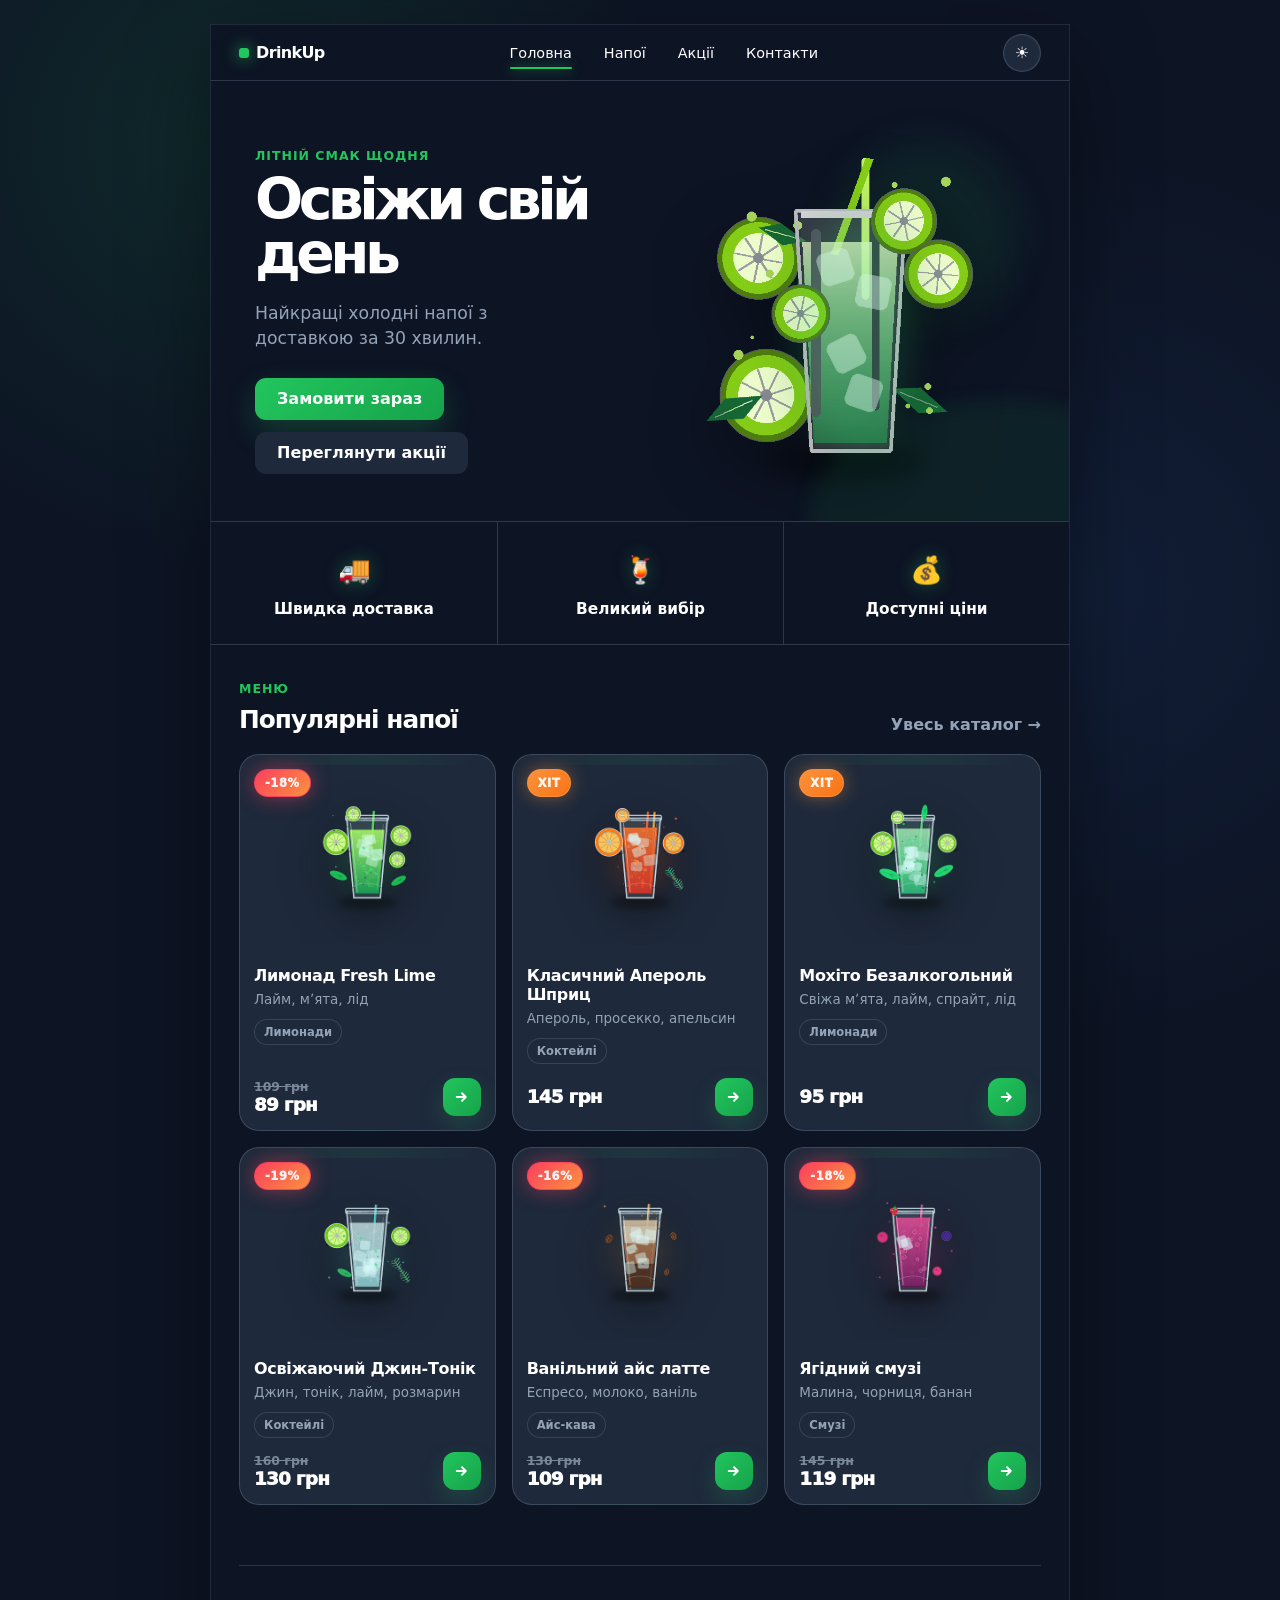
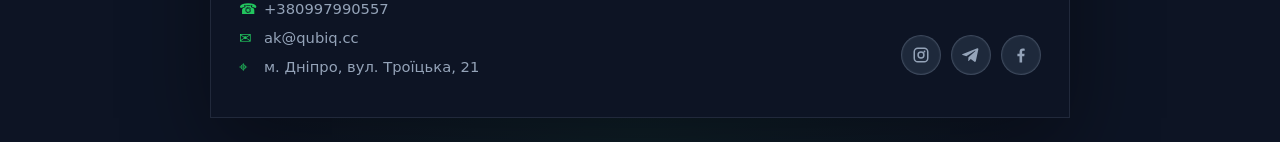
<file: index.html>
<!doctype html>
<html lang="uk">
  <head>
    <meta charset="UTF-8" />
    <meta name="viewport" content="width=device-width, initial-scale=1.0" />
    <title>DrinkUp - HomePage</title>
    <link rel="icon" type="image/svg+xml" href="assets/favicon.svg" />
    <link rel="stylesheet" href="style.css" />
    <script src="script.js" defer></script>
  </head>
  <body data-page="home">
    <div class="app-frame home-frame">
      <header class="site-header">
        <a class="logo" href="index.html" aria-label="DrinkUp">
          <span class="logo-mark"></span>
          <span>DrinkUp</span>
        </a>

        <nav class="site-nav" aria-label="Головна навігація">
          <a href="index.html">Головна</a>
          <a href="catalog.html?filter=all">Напої</a>
          <a href="catalog.html?filter=discounts">Акції</a>
          <a href="#contacts">Контакти</a>
        </nav>

        <button
          class="theme-toggle"
          type="button"
          data-theme-toggle
          aria-label="Перемкнути тему"
          title="Перемкнути тему"
        >
          <span data-theme-icon aria-hidden="true">☀️</span>
        </button>

        <button
          class="burger"
          type="button"
          aria-label="Відкрити меню"
          aria-expanded="false"
        >
          <span></span>
          <span></span>
          <span></span>
        </button>
      </header>

      <main>
        <section class="hero" id="home">
          <div class="hero-copy">
            <p class="eyebrow">Літній смак щодня</p>
            <h1>Освіжи свій день</h1>
            <p class="hero-text">
              Найкращі холодні напої з доставкою за 30 хвилин.
            </p>
            <div class="hero-actions">
              <a class="btn btn-primary" href="catalog.html?filter=all"
                >Замовити зараз</a
              >
              <a class="btn btn-secondary" href="catalog.html?filter=discounts"
                >Переглянути акції</a
              >
            </div>
          </div>

          <div class="hero-visual" aria-label="Лимонад з лаймом і мʼятою">
            <img
              class="drink-png hero-drink"
              src="assets/drink-lime.png"
              alt="Лимонад з лаймом і мʼятою"
            />
          </div>
        </section>

        <section class="benefits" aria-label="Переваги сервісу DrinkUp">
          <article class="benefit-card">
            <span class="benefit-icon">🚚</span>
            <h2>Швидка доставка</h2>
          </article>
          <article class="benefit-card">
            <span class="benefit-icon">🍹</span>
            <h2>Великий вибір</h2>
          </article>
          <article class="benefit-card">
            <span class="benefit-icon">💰</span>
            <h2>Доступні ціни</h2>
          </article>
        </section>

        <section class="mini-catalog" aria-labelledby="popularTitle">
          <div class="section-heading">
            <div>
              <span class="section-kicker">Меню</span>
              <h2 id="popularTitle">Популярні напої</h2>
            </div>
            <a class="section-link" href="catalog.html?filter=all"
              >Увесь каталог →</a
            >
          </div>

          <div
            class="catalog-grid compact"
            id="popularGrid"
            aria-live="polite"
          ></div>
        </section>
      </main>

      <div class="section-divider" aria-hidden="true"></div>

      <footer class="footer" id="contacts">
        <address>
          <a href="tel:+380997990557">+380997990557</a>
          <a href="mailto:ak@qubiq.cc">ak@qubiq.cc</a>
          <span>м. Дніпро, вул. Троїцька, 21</span>
        </address>

        <div class="socials" aria-label="Соціальні мережі">
          <a
            href="https://www.instagram.com/alexkaplan110606?utm_source=qr&igsh=bWh4eTA4Yzk1aWly"
            target="_blank"
            rel="noopener noreferrer"
            aria-label="Instagram"
          >
            <svg viewBox="0 0 24 24" aria-hidden="true" focusable="false">
              <path
                d="M7.75 2h8.5A5.76 5.76 0 0 1 22 7.75v8.5A5.76 5.76 0 0 1 16.25 22h-8.5A5.76 5.76 0 0 1 2 16.25v-8.5A5.76 5.76 0 0 1 7.75 2Zm0 2A3.76 3.76 0 0 0 4 7.75v8.5A3.76 3.76 0 0 0 7.75 20h8.5A3.76 3.76 0 0 0 20 16.25v-8.5A3.76 3.76 0 0 0 16.25 4h-8.5Zm8.88 2.15a1.22 1.22 0 1 1 0 2.44 1.22 1.22 0 0 1 0-2.44ZM12 7.1A4.9 4.9 0 1 1 12 16.9 4.9 4.9 0 0 1 12 7.1Zm0 2A2.9 2.9 0 1 0 12 14.9 2.9 2.9 0 0 0 12 9.1Z"
              />
            </svg>
          </a>
          <a
            href="https://t.me/Tescatlipoca01"
            target="_blank"
            rel="noopener noreferrer"
            aria-label="Telegram"
          >
            <svg viewBox="0 0 24 24" aria-hidden="true" focusable="false">
              <path
                d="M21.74 4.67 18.47 20.1c-.25 1.09-.89 1.36-1.8.85l-5-3.69-2.41 2.32c-.27.27-.49.49-1 .49l.35-5.08 9.25-8.35c.4-.35-.09-.55-.62-.2L5.8 13.64.87 12.1c-1.07-.33-1.09-1.07.22-1.58L20.34 3.1c.89-.33 1.67.21 1.4 1.57Z"
              />
            </svg>
          </a>
          <a
            href="https://www.facebook.com/share/1E4fHsznqF/"
            target="_blank"
            rel="noopener noreferrer"
            aria-label="Facebook"
          >
            <svg viewBox="0 0 24 24" aria-hidden="true" focusable="false">
              <path
                d="M13.5 22v-8.5h2.85l.43-3.31H13.5V8.08c0-.96.27-1.62 1.65-1.62h1.76V3.5c-.85-.09-1.71-.14-2.57-.14-2.54 0-4.28 1.55-4.28 4.4v2.43H7.2v3.31h2.86V22h3.44Z"
              />
            </svg>
          </a>
        </div>
      </footer>
    </div>
  </body>
</html>
</file>
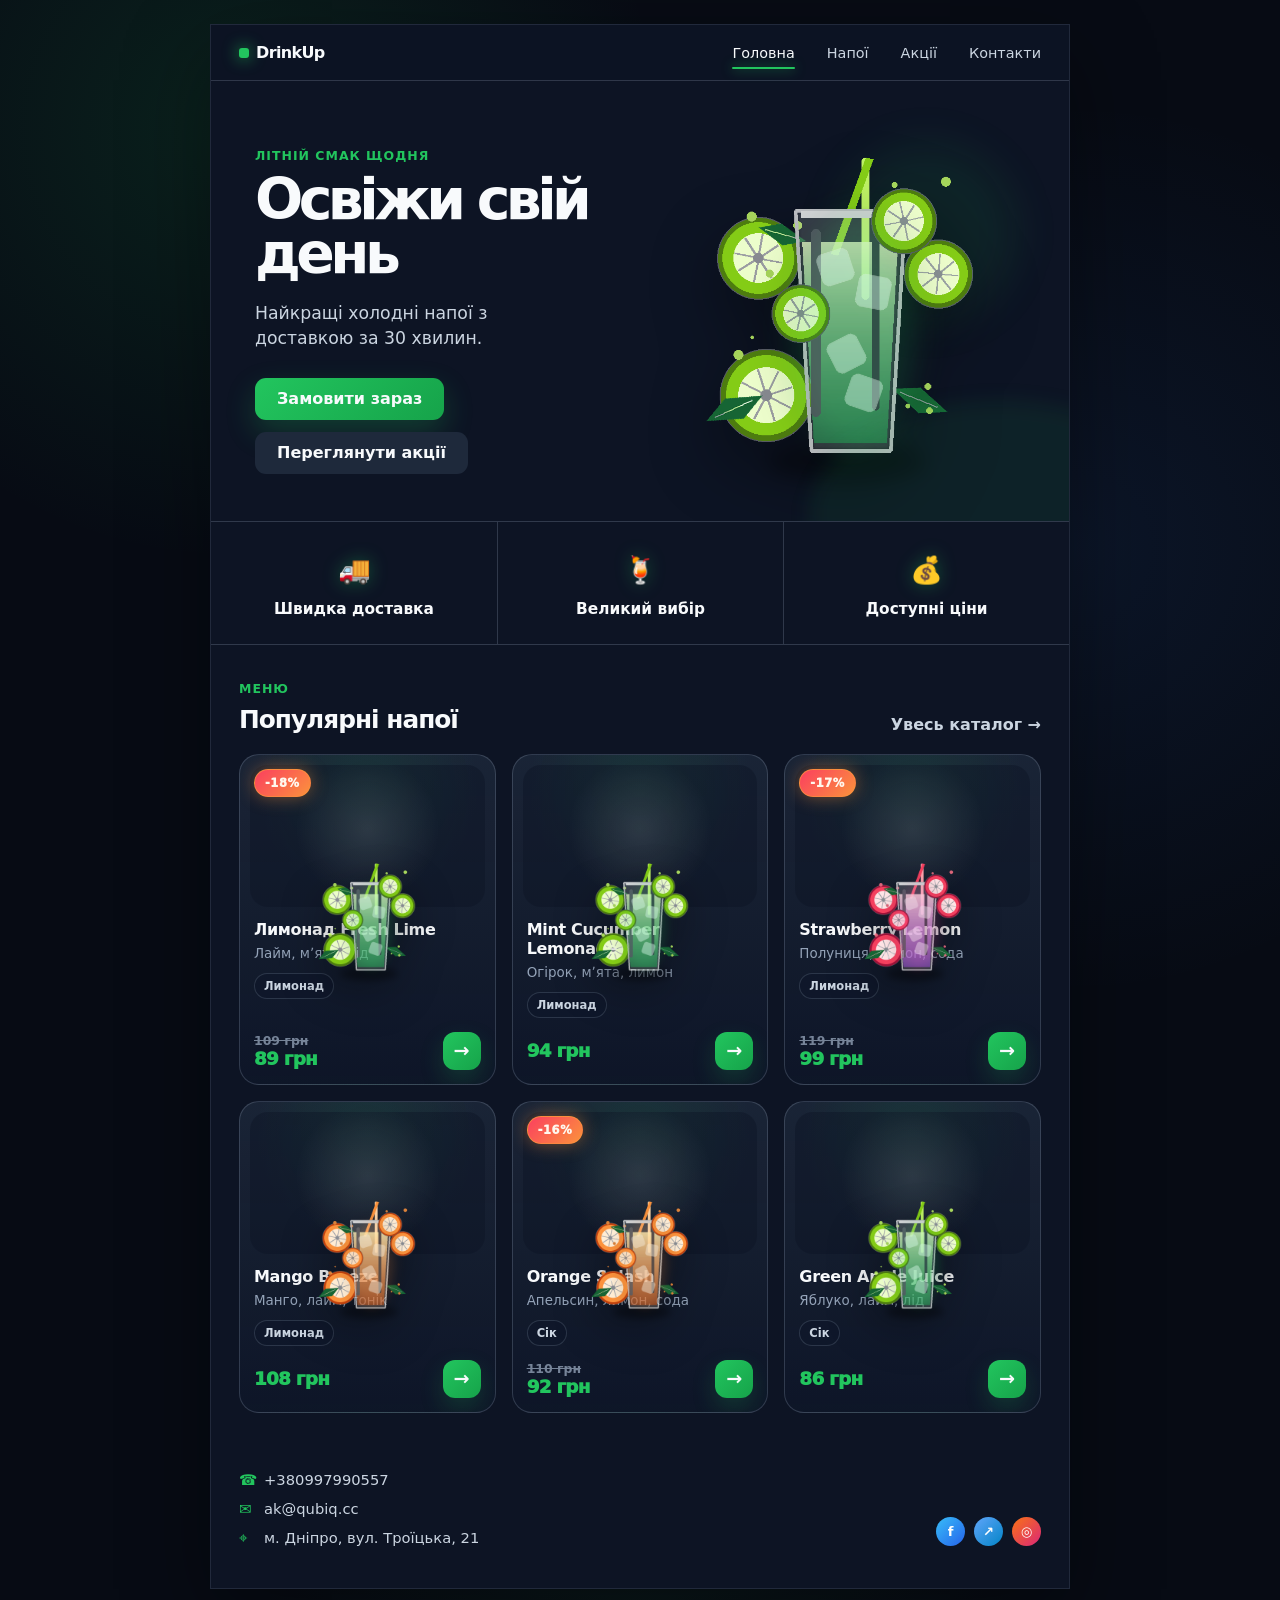
<file: drinkup-project/drinkup/index.html>
<!DOCTYPE html>
<html lang="uk">
<head>
  <meta charset="UTF-8" />
  <meta name="viewport" content="width=device-width, initial-scale=1.0" />
  <title>DrinkUp — холодні напої</title>
  <link rel="stylesheet" href="style.css" />
  <script src="script.js" defer></script>
</head>
<body data-page="home">
  <div class="app-frame home-frame">
    <header class="site-header">
      <a class="logo" href="index.html" aria-label="DrinkUp">
        <span class="logo-mark"></span>
        <span>DrinkUp</span>
      </a>

      <nav class="site-nav" aria-label="Головна навігація">
        <a href="index.html">Головна</a>
        <a href="catalog.html">Напої</a>
        <a href="catalog.html?filter=discounts">Акції</a>
        <a href="#contacts">Контакти</a>
      </nav>

      <button class="burger" type="button" aria-label="Відкрити меню" aria-expanded="false">
        <span></span>
        <span></span>
        <span></span>
      </button>
    </header>

    <main>
      <section class="hero" id="home">
        <div class="hero-copy">
          <p class="eyebrow">Літній смак щодня</p>
          <h1>Освіжи свій день</h1>
          <p class="hero-text">Найкращі холодні напої з доставкою за 30 хвилин.</p>
          <div class="hero-actions">
            <a class="btn btn-primary" href="catalog.html">Замовити зараз</a>
            <a class="btn btn-secondary" href="catalog.html?filter=discounts">Переглянути акції</a>
          </div>
        </div>

        <div class="hero-visual" aria-label="Лимонад з лаймом і мʼятою">
          <img class="drink-png hero-drink" src="assets/drink-lime.png" alt="Лимонад з лаймом і мʼятою" />
        </div>
      </section>

      <section class="benefits" aria-label="Переваги сервісу DrinkUp">
        <article class="benefit-card">
          <span class="benefit-icon">🚚</span>
          <h2>Швидка доставка</h2>
        </article>
        <article class="benefit-card">
          <span class="benefit-icon">🍹</span>
          <h2>Великий вибір</h2>
        </article>
        <article class="benefit-card">
          <span class="benefit-icon">💰</span>
          <h2>Доступні ціни</h2>
        </article>
      </section>

      <section class="mini-catalog" aria-labelledby="popularTitle">
        <div class="section-heading">
          <div>
            <span class="section-kicker">Меню</span>
            <h2 id="popularTitle">Популярні напої</h2>
          </div>
          <a class="section-link" href="catalog.html">Увесь каталог →</a>
        </div>

        <div class="catalog-grid compact" id="popularGrid" aria-live="polite"></div>
      </section>
    </main>

    <footer class="footer" id="contacts">
      <address>
        <a href="tel:+380997990557">+380997990557</a>
        <a href="mailto:ak@qubiq.cc">ak@qubiq.cc</a>
        <span>м. Дніпро, вул. Троїцька, 21</span>
      </address>

      <div class="socials" aria-label="Соціальні мережі">
        <a href="#" aria-label="Facebook">f</a>
        <a href="#" aria-label="Telegram">↗</a>
        <a href="#" aria-label="Instagram">◎</a>
      </div>
    </footer>
  </div>
</body>
</html>
</file>
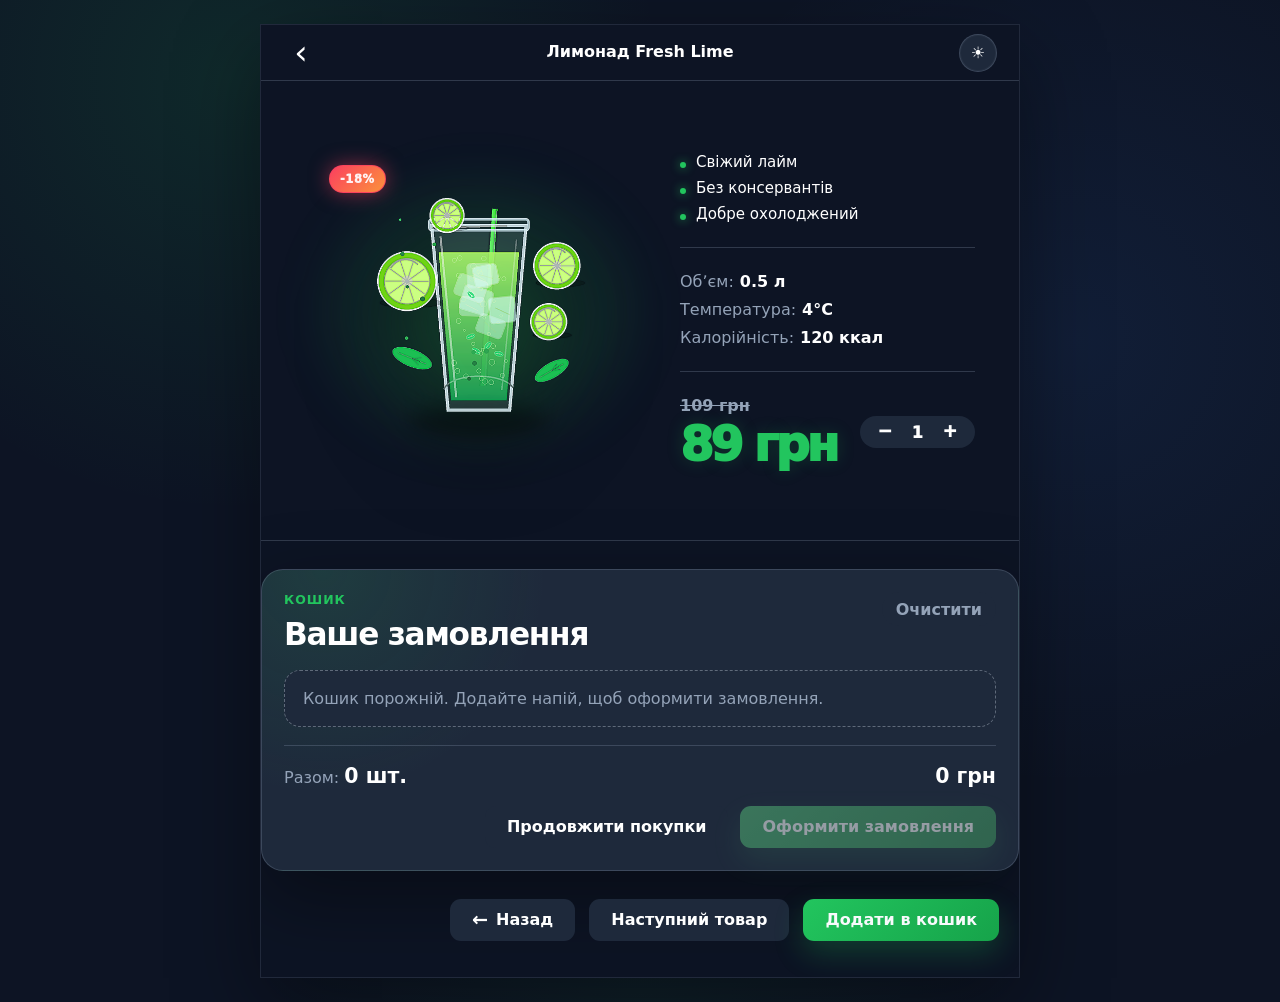
<file: cart.html>
<!doctype html>
<html lang="uk">
  <head>
    <meta charset="UTF-8" />
    <meta name="viewport" content="width=device-width, initial-scale=1.0" />
    <title>DrinkUp - cash</title>
    <link rel="icon" type="image/svg+xml" href="assets/favicon.svg" />
    <link rel="stylesheet" href="style.css" />
    <script src="script.js" defer></script>
  </head>
  <body data-page="product">
    <div class="app-frame product-frame">
      <header class="top-panel">
        <a
          class="icon-back"
          href="index.html"
          data-smart-back
          aria-label="Повернутися назад"
          >‹</a
        >
        <strong id="productTitle">Лимонад Fresh Lime</strong>
        <button
          class="theme-toggle top-theme-toggle"
          type="button"
          data-theme-toggle
          aria-label="Перемкнути тему"
          title="Перемкнути тему"
        >
          <span data-theme-icon aria-hidden="true">☀️</span>
        </button>
      </header>

      <main class="product-main">
        <section class="product-content">
          <div
            class="product-visual"
            id="productVisual"
            aria-label="Зображення напою"
          ></div>

          <div class="product-info">
            <ul class="feature-list" id="featureList"></ul>

            <div class="separator"></div>

            <dl class="details-list" id="detailsList"></dl>

            <div class="separator"></div>

            <div class="product-buy-row">
              <div class="product-price-box" id="productPriceBox">
                <p class="price" id="productPrice">89 грн</p>
              </div>

              <div class="quantity" aria-label="Кількість товару">
                <button
                  class="quantity-btn"
                  type="button"
                  data-qty="minus"
                  aria-label="Зменшити кількість"
                >
                  −
                </button>
                <span id="quantityValue">1</span>
                <button
                  class="quantity-btn"
                  type="button"
                  data-qty="plus"
                  aria-label="Збільшити кількість"
                >
                  +
                </button>
              </div>
            </div>
          </div>
        </section>

        <section class="cart-panel" aria-labelledby="cartTitle">
          <div class="cart-panel-header">
            <div>
              <span class="section-kicker">Кошик</span>
              <h2 id="cartTitle">Ваше замовлення</h2>
            </div>

            <button class="cart-clear" type="button" data-clear-cart>
              Очистити
            </button>
          </div>

          <div class="cart-items" id="cartItems" aria-live="polite"></div>
          <p class="empty-cart" id="emptyCart">
            Кошик порожній. Додайте напій, щоб оформити замовлення.
          </p>

          <div class="cart-total-line">
            <span>Разом: <strong id="cartCount">0 шт.</strong></span>
            <strong id="cartTotal">0 грн</strong>
          </div>

          <div class="cart-panel-actions">
            <a class="btn btn-secondary" href="catalog.html"
              >Продовжити покупки</a
            >
            <a
              class="btn btn-primary"
              href="checkout.html"
              id="checkoutBtn"
              data-checkout-link
              >Оформити замовлення</a
            >
          </div>
        </section>
      </main>

      <footer class="bottom-actions">
        <a class="btn btn-secondary" href="index.html" data-smart-back
          ><span class="arrow-left">←</span> Назад</a
        >
        <button class="btn btn-secondary" type="button" id="nextProductBtn">
          Наступний товар
        </button>
        <button class="btn btn-primary" type="button" id="orderBtn">
          Додати в кошик
        </button>
      </footer>
    </div>
  </body>
</html>
</file>
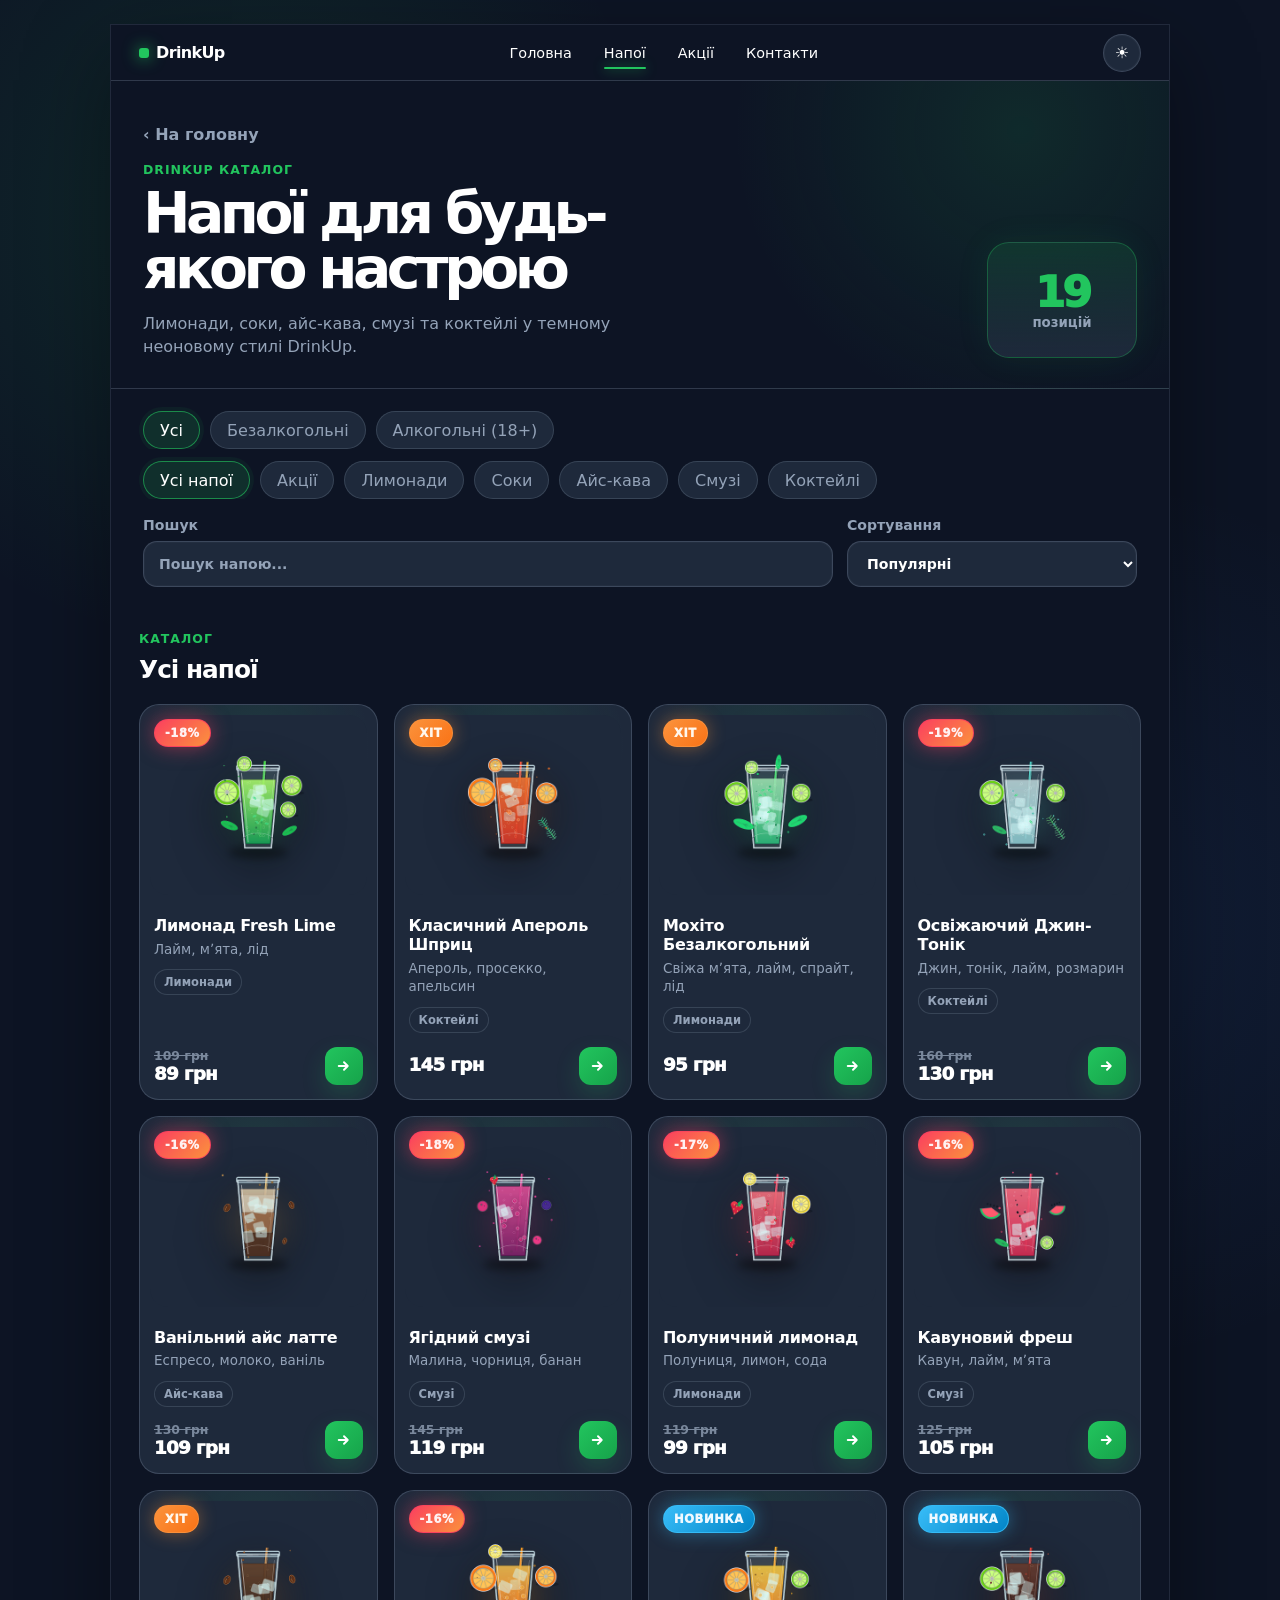
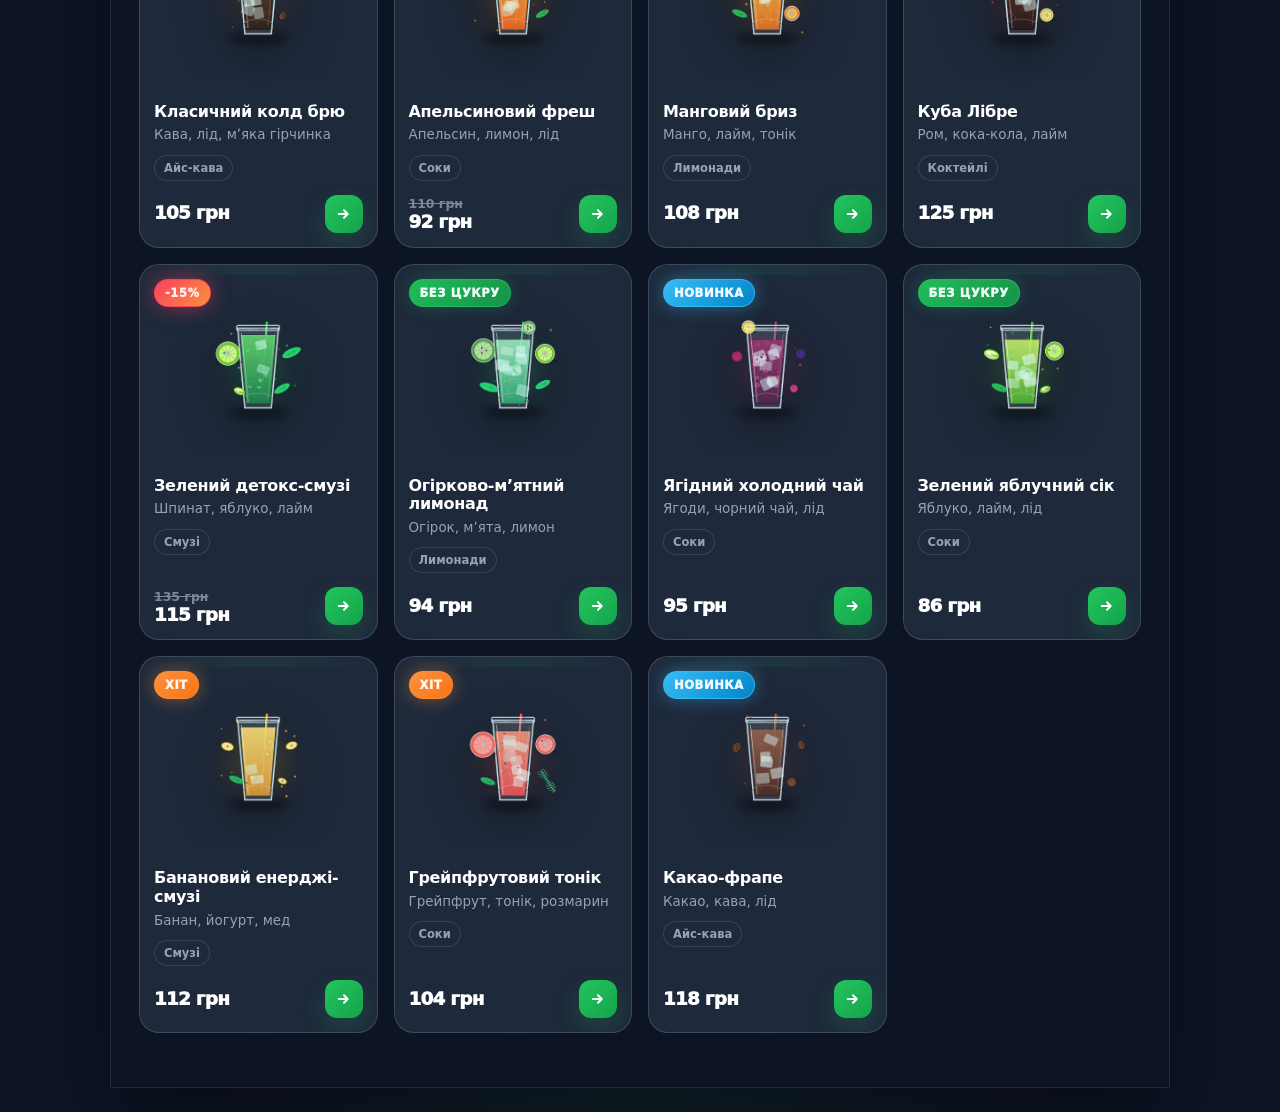
<file: catalog.html>
<!doctype html>
<html lang="uk">
  <head>
    <meta charset="UTF-8" />
    <meta name="viewport" content="width=device-width, initial-scale=1.0" />
    <title>DrinkUp - catalog</title>
    <link rel="icon" type="image/svg+xml" href="assets/favicon.svg" />
    <link rel="stylesheet" href="style.css" />
    <script src="script.js" defer></script>
  </head>
  <body data-page="catalog">
    <div class="app-frame catalog-frame">
      <header class="site-header">
        <a class="logo" href="index.html" aria-label="DrinkUp">
          <span class="logo-mark"></span>
          <span>DrinkUp</span>
        </a>

        <nav class="site-nav" aria-label="Головна навігація">
          <a href="index.html">Головна</a>
          <a href="catalog.html?filter=all" data-catalog-nav="all">Напої</a>
          <a href="catalog.html?filter=discounts" data-catalog-nav="discounts"
            >Акції</a
          >
          <a href="index.html#contacts">Контакти</a>
        </nav>

        <button
          class="theme-toggle"
          type="button"
          data-theme-toggle
          aria-label="Перемкнути тему"
          title="Перемкнути тему"
        >
          <span data-theme-icon aria-hidden="true">☀️</span>
        </button>

        <button
          class="burger"
          type="button"
          aria-label="Відкрити меню"
          aria-expanded="false"
        >
          <span></span>
          <span></span>
          <span></span>
        </button>
      </header>

      <main class="catalog-main">
        <section class="catalog-hero" aria-labelledby="catalogTitle">
          <div>
            <a class="back-inline" href="index.html">‹ На головну</a>
            <p class="eyebrow">DrinkUp каталог</p>
            <h1 id="catalogTitle">Напої для будь-якого настрою</h1>
            <p class="catalog-hero-text">
              Лимонади, соки, айс-кава, смузі та коктейлі у темному неоновому
              стилі DrinkUp.
            </p>
          </div>

          <div class="catalog-counter">
            <span id="catalogCount">0</span>
            <small>позицій</small>
          </div>
        </section>

        <section class="type-filter-panel" aria-label="Фільтр за типом напоїв">
          <button
            class="type-chip is-active"
            type="button"
            data-type-filter="all"
          >
            Усі
          </button>
          <button
            class="type-chip"
            type="button"
            data-type-filter="non-alcoholic"
          >
            Безалкогольні
          </button>
          <button
            class="type-chip type-chip-age"
            type="button"
            data-type-filter="alcohol"
          >
            Алкогольні (18+)
          </button>
        </section>

        <section class="filter-panel" aria-label="Фільтри каталогу">
          <button class="filter-chip is-active" type="button" data-filter="all">
            Усі напої
          </button>
          <button class="filter-chip" type="button" data-filter="discounts">
            Акції
          </button>
          <button class="filter-chip" type="button" data-filter="lemonade">
            Лимонади
          </button>
          <button class="filter-chip" type="button" data-filter="juice">
            Соки
          </button>
          <button class="filter-chip" type="button" data-filter="coffee">
            Айс-кава
          </button>
          <button class="filter-chip" type="button" data-filter="smoothie">
            Смузі
          </button>
          <button class="filter-chip" type="button" data-filter="coctails">
            Коктейлі
          </button>
        </section>

        <section
          class="catalog-toolbar"
          aria-label="Пошук та сортування каталогу"
        >
          <label class="catalog-control search-control" for="search-input">
            <span>Пошук</span>
            <input
              id="search-input"
              type="text"
              placeholder="Пошук напою..."
              autocomplete="off"
            />
          </label>

          <label class="catalog-control sort-control" for="sort-select">
            <span>Сортування</span>
            <select id="sort-select">
              <option value="price-asc">Спочатку дешевші</option>
              <option value="price-desc">Спочатку дорожчі</option>
              <option value="popular" selected>Популярні</option>
              <option value="discounts-first">Акційні</option>
            </select>
          </label>
        </section>

        <section class="catalog-section" aria-labelledby="catalogSectionTitle">
          <div class="section-heading catalog-heading">
            <div>
              <span class="section-kicker" id="catalogKicker">Каталог</span>
              <h2 id="catalogSectionTitle">Усі напої</h2>
            </div>
          </div>

          <div
            class="catalog-grid full"
            id="catalogGrid"
            aria-live="polite"
          ></div>
          <p class="empty-message" id="emptyMessage" hidden>
            За цим фільтром поки немає напоїв.
          </p>
        </section>
      </main>
    </div>
  </body>
</html>
</file>
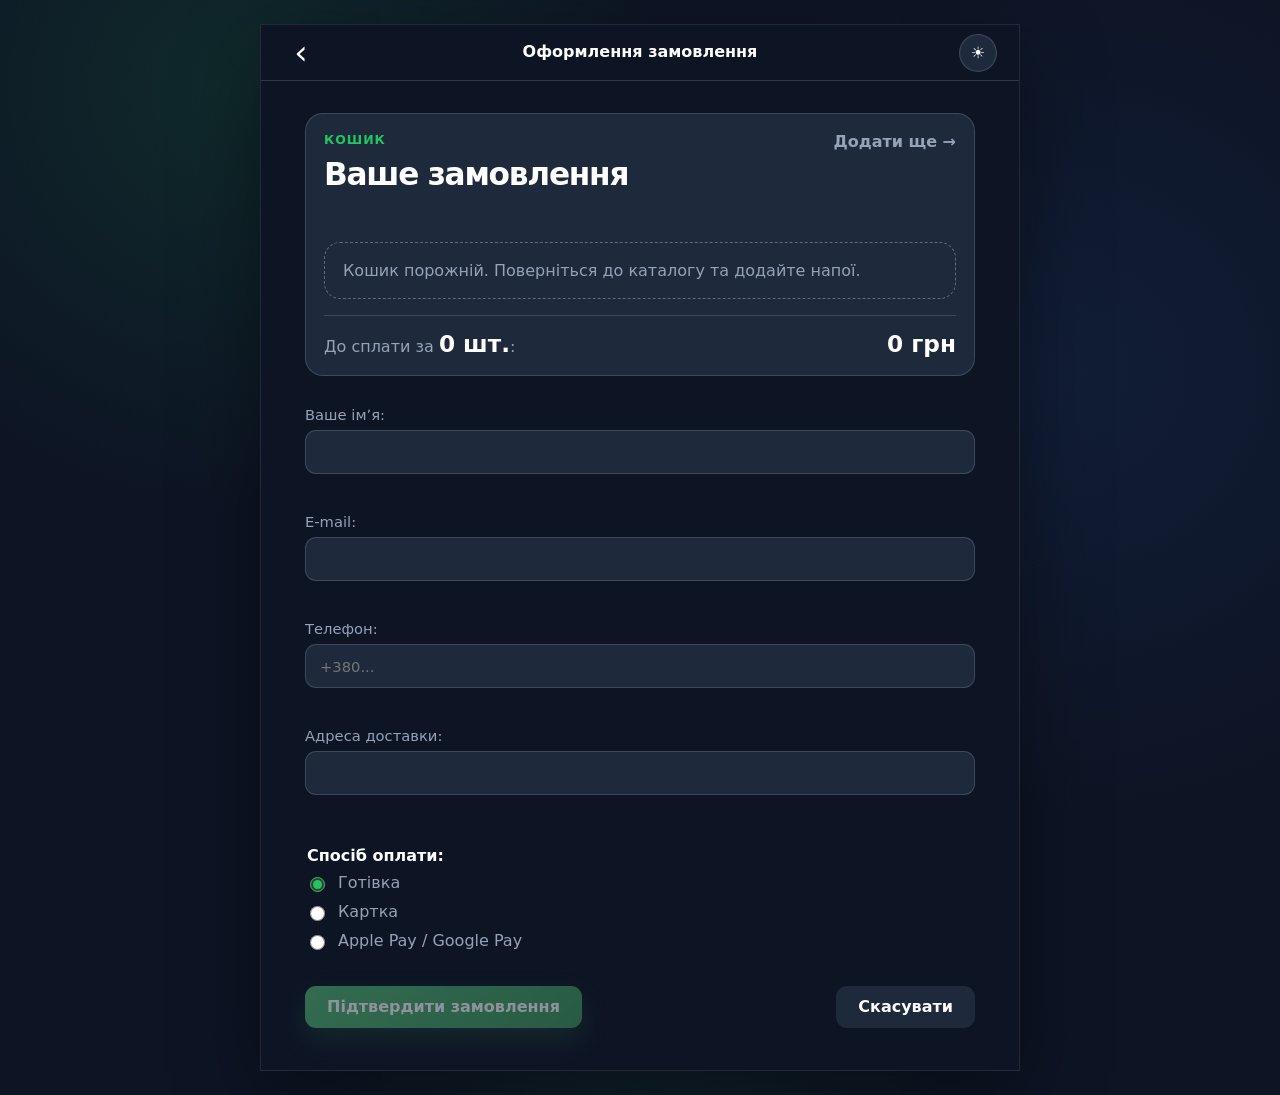
<file: checkout.html>
<!doctype html>
<html lang="uk">
  <head>
    <meta charset="UTF-8" />
    <meta name="viewport" content="width=device-width, initial-scale=1.0" />
    <title>DrinkUp - order</title>
    <link rel="icon" type="image/svg+xml" href="assets/favicon.svg" />
    <link rel="stylesheet" href="style.css" />
    <script src="script.js" defer></script>
  </head>
  <body data-page="checkout">
    <div class="app-frame checkout-frame">
      <header class="top-panel">
        <a class="icon-back" href="cart.html" aria-label="Повернутися до кошика"
          >‹</a
        >
        <strong>Оформлення замовлення</strong>
        <button
          class="theme-toggle top-theme-toggle"
          type="button"
          data-theme-toggle
          aria-label="Перемкнути тему"
          title="Перемкнути тему"
        >
          <span data-theme-icon aria-hidden="true">☀️</span>
        </button>
      </header>

      <main class="checkout-main">
        <section class="order-summary" aria-labelledby="checkoutSummaryTitle">
          <div class="cart-panel-header checkout-summary-header">
            <div>
              <span class="section-kicker">Кошик</span>
              <h2 id="checkoutSummaryTitle">Ваше замовлення</h2>
            </div>

            <a class="section-link" href="catalog.html">Додати ще →</a>
          </div>

          <div
            class="cart-items checkout-cart-items"
            id="checkoutItems"
            aria-live="polite"
          ></div>
          <p class="empty-cart" id="checkoutEmpty">
            Кошик порожній. Поверніться до каталогу та додайте напої.
          </p>

          <div class="total-row">
            <span
              >До сплати за <strong id="summaryQuantity">0 шт.</strong>:</span
            >
            <strong id="summaryTotal">0 грн</strong>
          </div>
        </section>

        <form class="checkout-form" id="checkoutForm" novalidate>
          <label class="field">
            <span>Ваше імʼя:</span>
            <input type="text" name="name" autocomplete="name" />
            <small class="field-error" data-error="name"></small>
          </label>

          <label class="field">
            <span>E-mail:</span>
            <input type="email" name="email" autocomplete="email" />
            <small class="field-error" data-error="email"></small>
          </label>

          <label class="field">
            <span>Телефон:</span>
            <input
              type="tel"
              name="phone"
              autocomplete="tel"
              placeholder="+380..."
            />
            <small class="field-error" data-error="phone"></small>
          </label>

          <label class="field">
            <span>Адреса доставки:</span>
            <input type="text" name="address" autocomplete="street-address" />
            <small class="field-error" data-error="address"></small>
          </label>

          <fieldset class="payment-fieldset">
            <legend>Спосіб оплати:</legend>

            <label class="radio-row">
              <input type="radio" name="payment" value="Готівка" checked />
              <span>Готівка</span>
            </label>

            <label class="radio-row">
              <input type="radio" name="payment" value="Картка" />
              <span>Картка</span>
            </label>

            <label class="radio-row">
              <input
                type="radio"
                name="payment"
                value="Apple Pay / Google Pay"
              />
              <span>Apple Pay / Google Pay</span>
            </label>
          </fieldset>

          <div class="form-actions">
            <button class="btn btn-primary" type="submit" id="submitOrderBtn">
              Підтвердити замовлення
            </button>
            <a class="btn btn-secondary" href="catalog.html">Скасувати</a>
          </div>
        </form>
      </main>
    </div>

    <div
      class="modal"
      id="successModal"
      aria-hidden="true"
      role="dialog"
      aria-modal="true"
      aria-labelledby="modalTitle"
    >
      <div class="modal-backdrop" data-close-modal></div>
      <div class="modal-card">
        <span class="modal-icon">✓</span>
        <h2 id="modalTitle">Замовлення прийнято!</h2>
        <p id="modalText">
          Ми вже готуємо ваші напої. Очікуйте дзвінок оператора.
        </p>
        <a class="btn btn-primary" href="index.html" data-modal-home
          >На головну</a
        >
      </div>
    </div>
  </body>
</html>
</file>
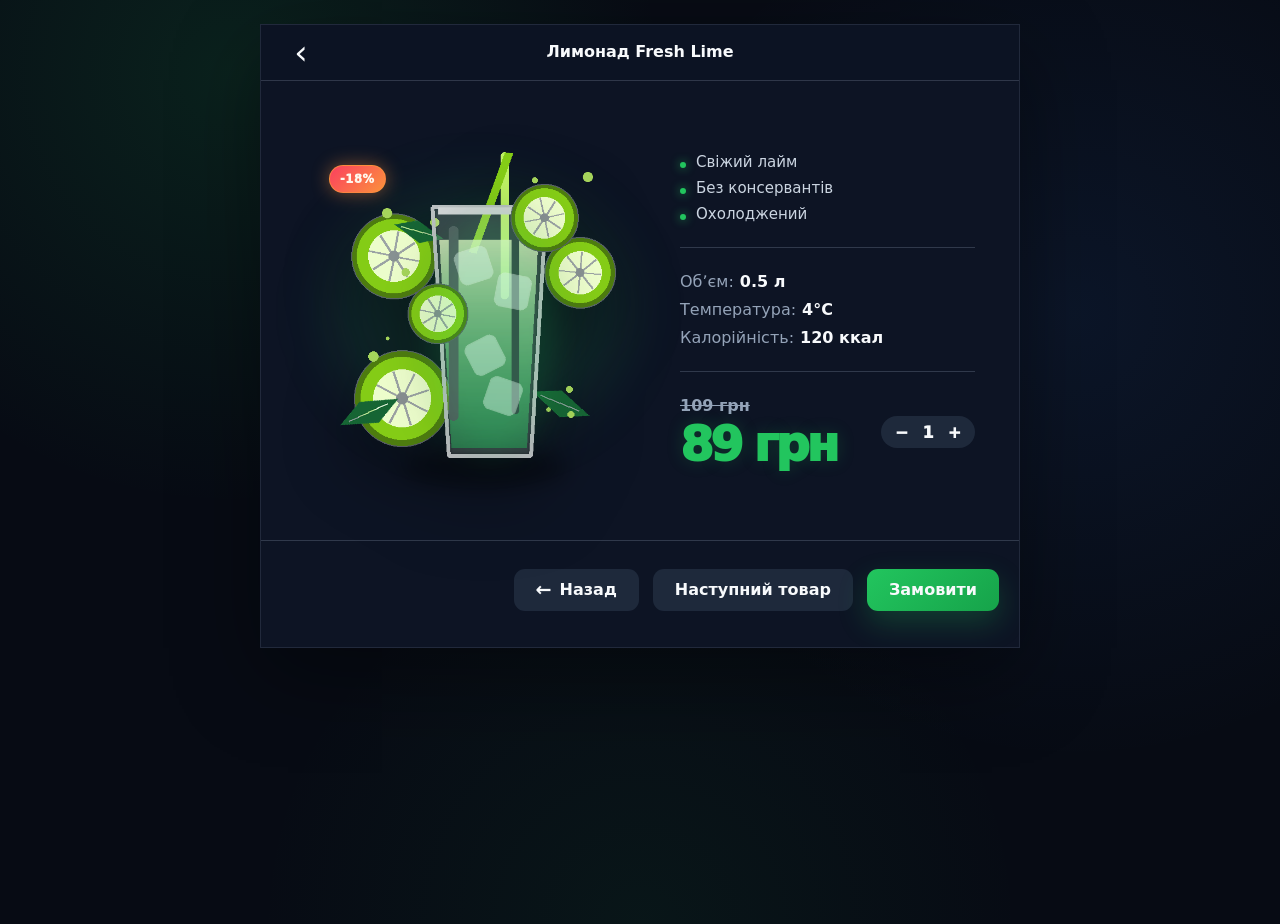
<file: drinkup-project/drinkup/cart.html>
<!DOCTYPE html>
<html lang="uk">
<head>
  <meta charset="UTF-8" />
  <meta name="viewport" content="width=device-width, initial-scale=1.0" />
  <title>DrinkUp — товар</title>
  <link rel="stylesheet" href="style.css" />
  <script src="script.js" defer></script>
</head>
<body data-page="product">
  <div class="app-frame product-frame">
    <header class="top-panel">
      <a class="icon-back" href="catalog.html" aria-label="Повернутися до каталогу">‹</a>
      <strong id="productTitle">Лимонад Fresh Lime</strong>
    </header>

    <main class="product-main">
      <section class="product-content">
        <div class="product-visual" id="productVisual" aria-label="Зображення напою"></div>

        <div class="product-info">
          <ul class="feature-list" id="featureList"></ul>

          <div class="separator"></div>

          <dl class="details-list" id="detailsList"></dl>

          <div class="separator"></div>

          <div class="product-buy-row">
            <div class="product-price-box" id="productPriceBox">
              <p class="price" id="productPrice">89 грн</p>
            </div>

            <div class="quantity" aria-label="Кількість товару">
              <button class="quantity-btn" type="button" data-qty="minus" aria-label="Зменшити кількість">−</button>
              <span id="quantityValue">1</span>
              <button class="quantity-btn" type="button" data-qty="plus" aria-label="Збільшити кількість">+</button>
            </div>
          </div>
        </div>
      </section>
    </main>

    <footer class="bottom-actions">
      <a class="btn btn-secondary" href="catalog.html"><span class="arrow-left">←</span> Назад</a>
      <button class="btn btn-secondary" type="button" id="nextProductBtn">Наступний товар</button>
      <button class="btn btn-primary" type="button" id="orderBtn">Замовити</button>
    </footer>
  </div>
</body>
</html>
</file>
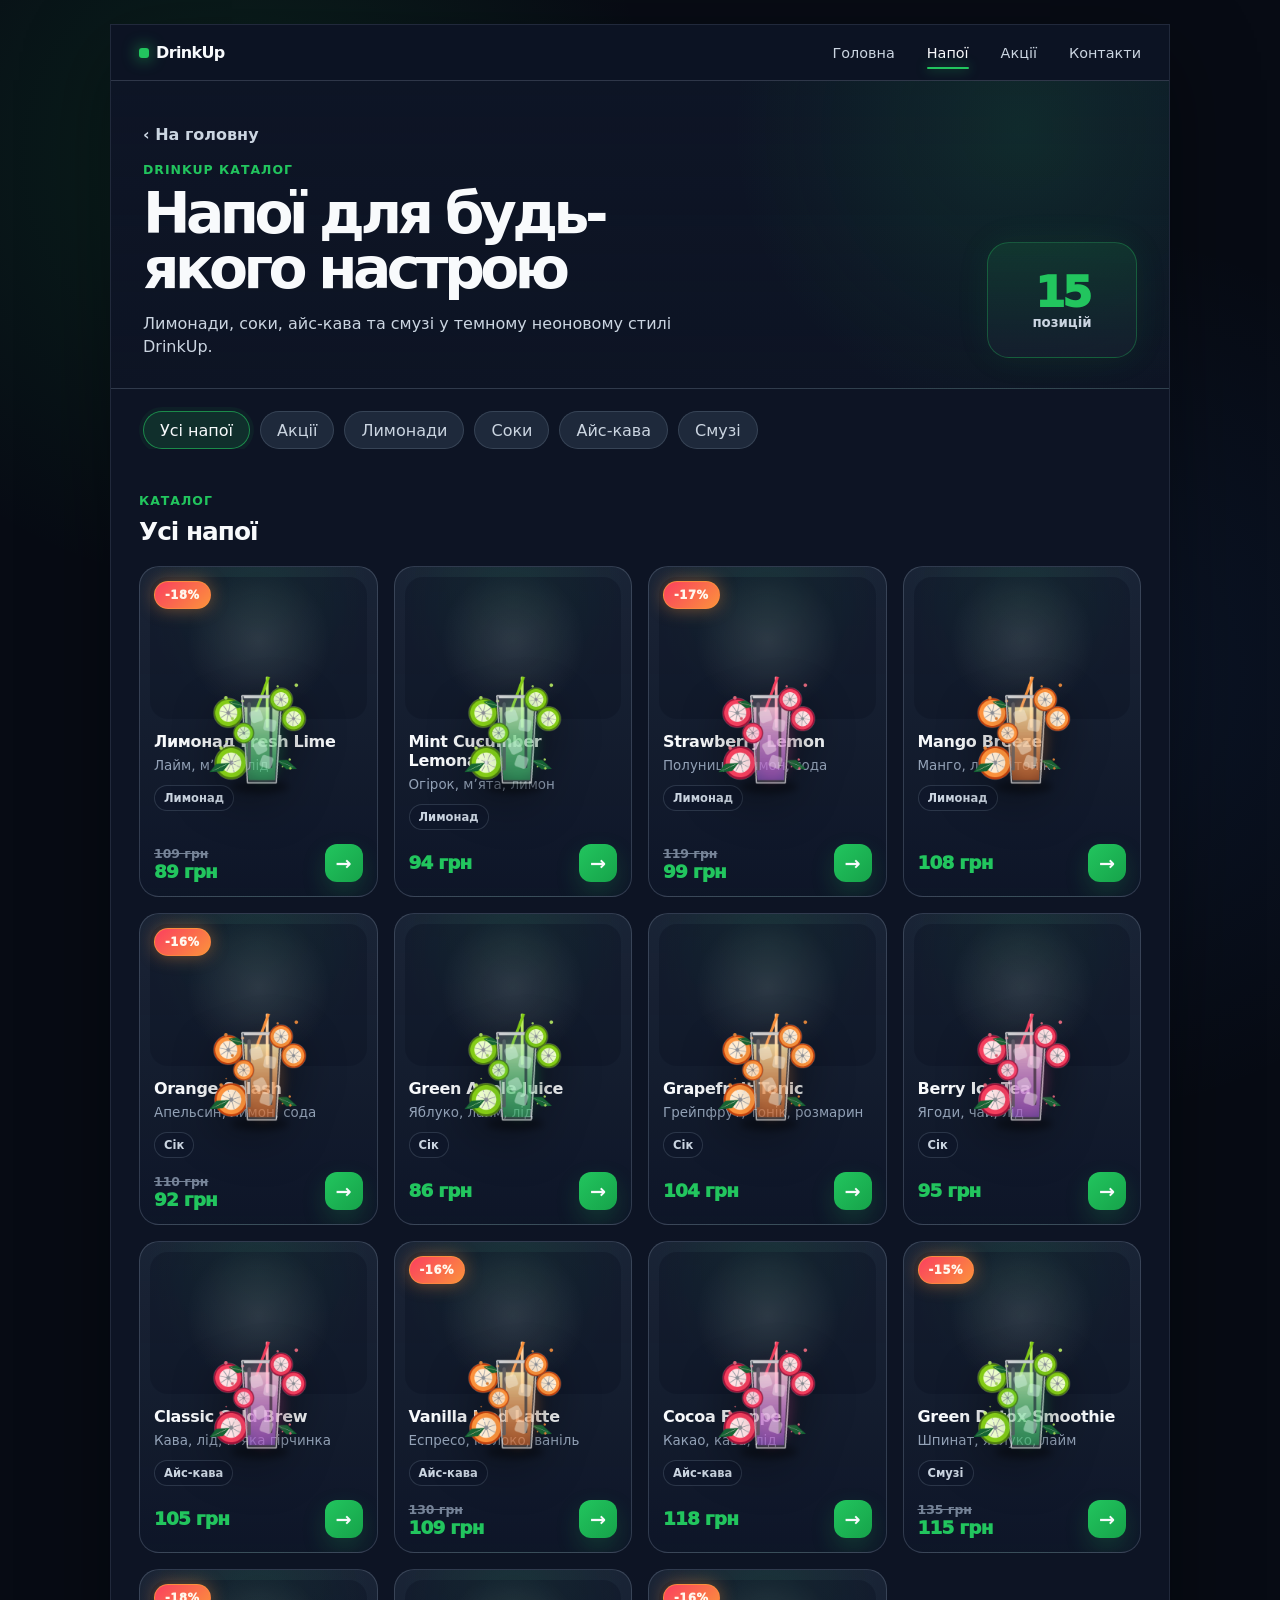
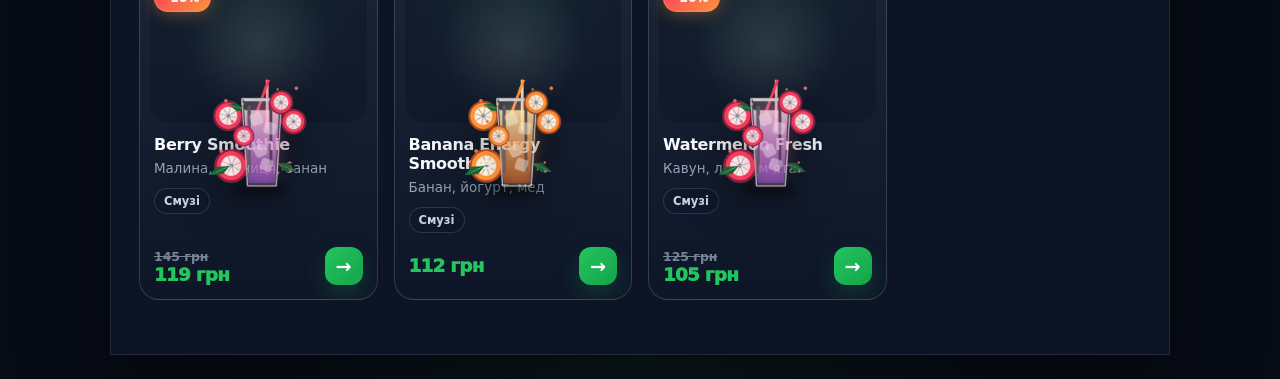
<file: drinkup-project/drinkup/catalog.html>
<!DOCTYPE html>
<html lang="uk">
<head>
  <meta charset="UTF-8" />
  <meta name="viewport" content="width=device-width, initial-scale=1.0" />
  <title>DrinkUp — каталог напоїв</title>
  <link rel="stylesheet" href="style.css" />
  <script src="script.js" defer></script>
</head>
<body data-page="catalog">
  <div class="app-frame catalog-frame">
    <header class="site-header">
      <a class="logo" href="index.html" aria-label="DrinkUp">
        <span class="logo-mark"></span>
        <span>DrinkUp</span>
      </a>

      <nav class="site-nav" aria-label="Головна навігація">
        <a href="index.html">Головна</a>
        <a href="catalog.html" data-catalog-nav="all">Напої</a>
        <a href="catalog.html?filter=discounts" data-catalog-nav="discounts">Акції</a>
        <a href="index.html#contacts">Контакти</a>
      </nav>

      <button class="burger" type="button" aria-label="Відкрити меню" aria-expanded="false">
        <span></span>
        <span></span>
        <span></span>
      </button>
    </header>

    <main class="catalog-main">
      <section class="catalog-hero" aria-labelledby="catalogTitle">
        <div>
          <a class="back-inline" href="index.html">‹ На головну</a>
          <p class="eyebrow">DrinkUp каталог</p>
          <h1 id="catalogTitle">Напої для будь-якого настрою</h1>
          <p class="catalog-hero-text">Лимонади, соки, айс-кава та смузі у темному неоновому стилі DrinkUp.</p>
        </div>

        <div class="catalog-counter">
          <span id="catalogCount">0</span>
          <small>позицій</small>
        </div>
      </section>

      <section class="filter-panel" aria-label="Фільтри каталогу">
        <button class="filter-chip is-active" type="button" data-filter="all">Усі напої</button>
        <button class="filter-chip" type="button" data-filter="discounts">Акції</button>
        <button class="filter-chip" type="button" data-filter="lemonade">Лимонади</button>
        <button class="filter-chip" type="button" data-filter="juice">Соки</button>
        <button class="filter-chip" type="button" data-filter="coffee">Айс-кава</button>
        <button class="filter-chip" type="button" data-filter="smoothie">Смузі</button>
      </section>

      <section class="catalog-section" aria-labelledby="catalogSectionTitle">
        <div class="section-heading catalog-heading">
          <div>
            <span class="section-kicker" id="catalogKicker">Каталог</span>
            <h2 id="catalogSectionTitle">Усі напої</h2>
          </div>
        </div>

        <div class="catalog-grid full" id="catalogGrid" aria-live="polite"></div>
        <p class="empty-message" id="emptyMessage" hidden>За цим фільтром поки немає напоїв.</p>
      </section>
    </main>
  </div>
</body>
</html>
</file>
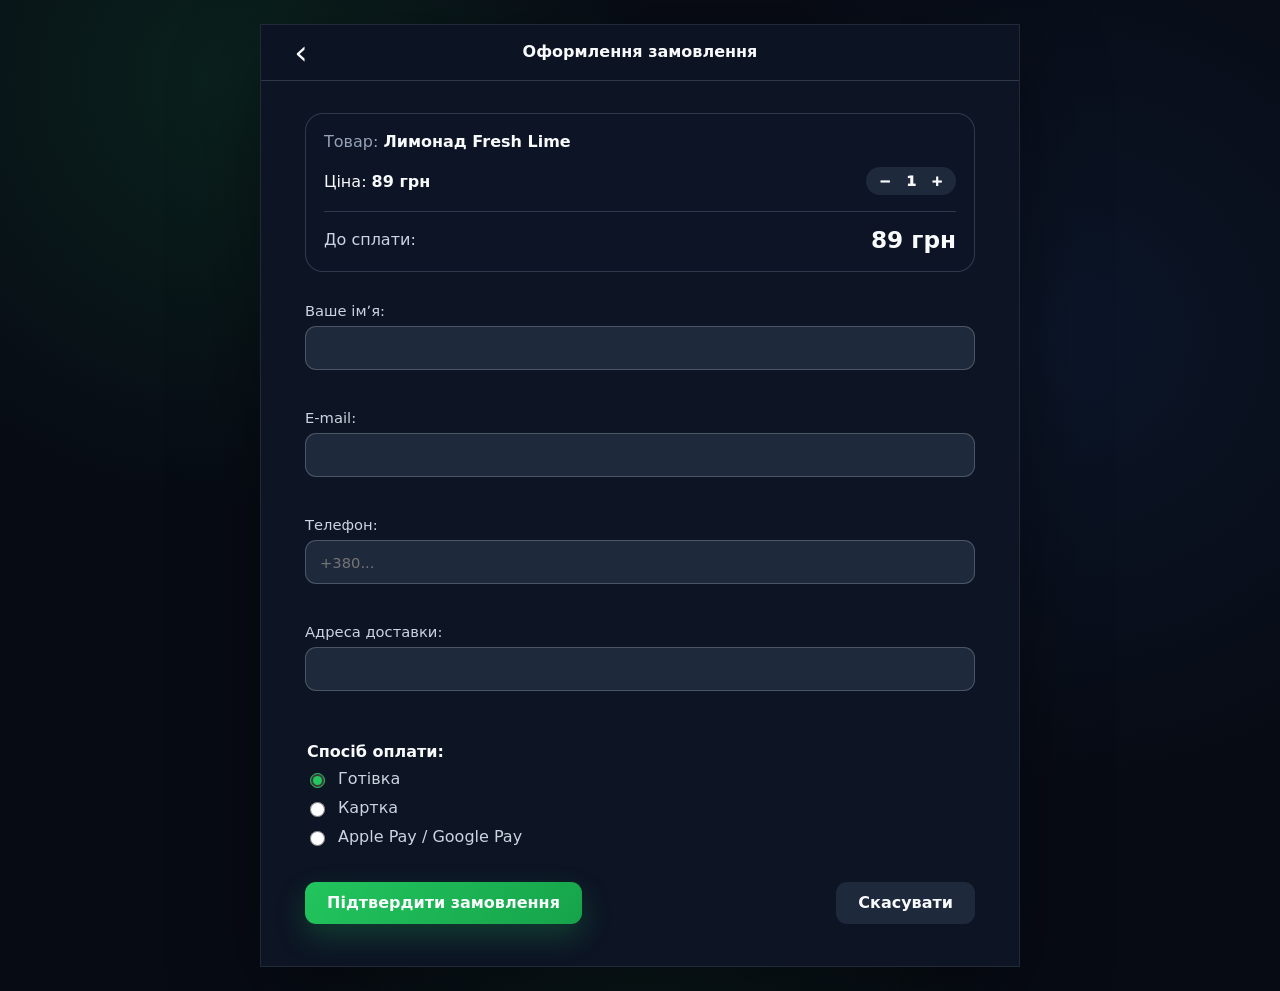
<file: drinkup-project/drinkup/checkout.html>
<!DOCTYPE html>
<html lang="uk">
<head>
  <meta charset="UTF-8" />
  <meta name="viewport" content="width=device-width, initial-scale=1.0" />
  <title>DrinkUp — оформлення замовлення</title>
  <link rel="stylesheet" href="style.css" />
  <script src="script.js" defer></script>
</head>
<body data-page="checkout">
  <div class="app-frame checkout-frame">
    <header class="top-panel">
      <a class="icon-back" href="cart.html" aria-label="Повернутися до товару">‹</a>
      <strong>Оформлення замовлення</strong>
    </header>

    <main class="checkout-main">
      <section class="order-summary" aria-label="Ваше замовлення">
        <div>
          <span class="muted">Товар:</span>
          <strong id="summaryName">Лимонад Fresh Lime</strong>
        </div>

        <div class="summary-row">
          <span>Ціна: <strong id="summaryPrice">89 грн</strong></span>
          <div class="quantity small" aria-label="Кількість товару">
            <button class="quantity-btn" type="button" data-checkout-qty="minus" aria-label="Зменшити кількість">−</button>
            <span id="checkoutQuantity">1</span>
            <button class="quantity-btn" type="button" data-checkout-qty="plus" aria-label="Збільшити кількість">+</button>
          </div>
        </div>

        <div class="total-row">
          <span>До сплати:</span>
          <strong id="summaryTotal">89 грн</strong>
        </div>
      </section>

      <form class="checkout-form" id="checkoutForm" novalidate>
        <label class="field">
          <span>Ваше імʼя:</span>
          <input type="text" name="name" autocomplete="name" />
          <small class="field-error" data-error="name"></small>
        </label>

        <label class="field">
          <span>E-mail:</span>
          <input type="email" name="email" autocomplete="email" />
          <small class="field-error" data-error="email"></small>
        </label>

        <label class="field">
          <span>Телефон:</span>
          <input type="tel" name="phone" autocomplete="tel" placeholder="+380..." />
          <small class="field-error" data-error="phone"></small>
        </label>

        <label class="field">
          <span>Адреса доставки:</span>
          <input type="text" name="address" autocomplete="street-address" />
          <small class="field-error" data-error="address"></small>
        </label>

        <fieldset class="payment-fieldset">
          <legend>Спосіб оплати:</legend>

          <label class="radio-row">
            <input type="radio" name="payment" value="Готівка" checked />
            <span>Готівка</span>
          </label>

          <label class="radio-row">
            <input type="radio" name="payment" value="Картка" />
            <span>Картка</span>
          </label>

          <label class="radio-row">
            <input type="radio" name="payment" value="Apple Pay / Google Pay" />
            <span>Apple Pay / Google Pay</span>
          </label>
        </fieldset>

        <div class="form-actions">
          <button class="btn btn-primary" type="submit">Підтвердити замовлення</button>
          <a class="btn btn-secondary" href="catalog.html">Скасувати</a>
        </div>
      </form>
    </main>
  </div>

  <div class="modal" id="successModal" aria-hidden="true" role="dialog" aria-modal="true" aria-labelledby="modalTitle">
    <div class="modal-backdrop" data-close-modal></div>
    <div class="modal-card">
      <span class="modal-icon">✓</span>
      <h2 id="modalTitle">Замовлення прийнято!</h2>
      <p id="modalText">Ми вже готуємо ваш напій. Очікуйте дзвінок оператора.</p>
      <a class="btn btn-primary" href="index.html" data-modal-home>На головну</a>
    </div>
  </div>
</body>
</html>
</file>
<file: style.css>
:root {
  --bg-main: #0d1424;
  --bg-card: #1e293b;
  --bg-header: #0d1424;
  --text-primary: #ffffff;
  --text-secondary: #94a3b8;
  --text-muted: #64748b;
  --accent-green: #22c55e;
  --btn-secondary: #1e293b;

  --green-dark: #16a34a;
  --orange: #fb923c;
  --cyan: #38bdf8;
  --red: #fb3f5f;
  --danger: #fb7185;
  --line: rgba(148, 163, 184, 0.26);
  --divider-line: rgba(148, 163, 184, 0.22);
  --line-strong: rgba(203, 213, 225, 0.38);
  --green-soft: rgba(34, 197, 94, 0.18);
  --shadow: 0 28px 80px rgba(0, 0, 0, 0.38);
  --radius-sm: 10px;
  --radius-md: 14px;
  --radius-lg: 22px;

  --bg-color: var(--bg-main);
  --page-bg: var(--bg-main);
  --card-bg: var(--bg-card);
  --text-color: var(--text-primary);
  --muted-color: var(--text-secondary);
  --input-bg: var(--btn-secondary);
  --header-bg: var(--bg-header);
  --bg: var(--bg-main);
  --bg-deep: var(--bg-main);
  --panel: var(--bg-card);
  --panel-2: var(--bg-card);
  --panel-soft: var(--btn-secondary);
  --panel-muted: var(--text-muted);
  --text: var(--text-primary);
  --muted: var(--text-secondary);
  --muted-2: var(--text-muted);
  --green: var(--accent-green);
}

body.light-theme {
  --bg-main: #f8fafc;
  --bg-card: #ffffff;
  --bg-header: #ffffff;
  --text-primary: #0f172a;
  --text-secondary: #475569;
  --text-muted: #94a3b8;
  --btn-secondary: #e2e8f0;

  --line: rgba(15, 23, 42, 0.13);
  --divider-line: rgba(15, 23, 42, 0.16);
  --line-strong: rgba(15, 23, 42, 0.22);
  --green-soft: rgba(34, 197, 94, 0.14);
  --shadow: 0 24px 70px rgba(15, 23, 42, 0.14);

  --bg-color: var(--bg-main);
  --page-bg: var(--bg-main);
  --card-bg: var(--bg-card);
  --text-color: var(--text-primary);
  --muted-color: var(--text-secondary);
  --input-bg: var(--btn-secondary);
  --header-bg: var(--bg-header);
  --bg: var(--bg-main);
  --bg-deep: var(--bg-main);
  --panel: var(--bg-card);
  --panel-2: var(--bg-card);
  --panel-soft: var(--btn-secondary);
  --panel-muted: var(--text-muted);
  --text: var(--text-primary);
  --muted: var(--text-secondary);
  --muted-2: var(--text-muted);
}

* {
  box-sizing: border-box;
}

html {
  scroll-behavior: smooth;
}

body {
  margin: 0;
  min-height: 100vh;
  color: var(--text-primary);
  font-family:
    Inter,
    ui-sans-serif,
    system-ui,
    -apple-system,
    BlinkMacSystemFont,
    "Segoe UI",
    sans-serif;
  background:
    radial-gradient(
      circle at 18% 8%,
      rgba(34, 197, 94, 0.12),
      transparent 27rem
    ),
    radial-gradient(
      circle at 84% 34%,
      rgba(59, 130, 246, 0.09),
      transparent 28rem
    ),
    radial-gradient(
      circle at 50% 100%,
      rgba(34, 197, 94, 0.06),
      transparent 24rem
    ),
    var(--bg-deep);
}

body.modal-open {
  overflow: hidden;
}

a {
  color: inherit;
  text-decoration: none;
}

button,
input {
  font: inherit;
}

button,
a,
input,
label {
  -webkit-tap-highlight-color: transparent;
}

button {
  cursor: pointer;
}

.app-frame {
  width: min(100%, 860px);
  min-height: 100vh;
  margin: 0 auto;
  overflow: hidden;
  background: var(--bg-main);
  box-shadow: var(--shadow);
}

.product-frame,
.checkout-frame {
  width: min(100%, 760px);
  display: flex;
  flex-direction: column;
}

.catalog-frame {
  width: min(100%, 1060px);
}

/* =========================================================
   Header / Navigation
   ========================================================= */

.site-header,
.top-panel {
  min-height: 56px;
  display: flex;
  align-items: center;
  border-bottom: 1px solid var(--line);
  background: var(--bg-header);
  backdrop-filter: blur(14px);
}

.site-header {
  position: sticky;
  top: 0;
  z-index: 20;
  justify-content: space-between;
  padding: 0 28px;
}

.logo {
  display: inline-flex;
  align-items: center;
  gap: 7px;
  font-weight: 900;
  letter-spacing: -0.04em;
}

.logo-mark {
  width: 10px;
  height: 10px;
  border-radius: 3px;
  background: var(--green);
  box-shadow: 0 0 16px rgba(34, 197, 94, 0.95);
}

.site-nav {
  display: flex;
  align-items: center;
  gap: 32px;
  color: var(--text-secondary);
  font-size: 0.9rem;
}

.site-nav a {
  position: relative;
  transition: color 0.2s ease;
}

.site-nav a::after {
  content: "";
  position: absolute;
  left: 0;
  right: 0;
  bottom: -8px;
  height: 2px;
  transform: scaleX(0);
  transform-origin: center;
  border-radius: 999px;
  background: var(--green);
  box-shadow: 0 0 12px rgba(34, 197, 94, 0.8);
  transition: transform 0.2s ease;
}

.site-nav a:hover,
.site-nav a.is-active {
  color: var(--text-primary);
}

.site-nav a:hover::after,
.site-nav a.is-active::after {
  transform: scaleX(1);
}

.burger {
  width: 36px;
  height: 36px;
  display: none;
  flex-direction: column;
  align-items: center;
  justify-content: center;
  gap: 5px;
  padding: 0;
  border: 0;
  color: var(--text-primary);
  background: transparent;
}

.burger span {
  width: 21px;
  height: 2px;
  border-radius: 999px;
  background: var(--text);
}

.top-panel {
  position: relative;
  justify-content: center;
  padding: 0 62px;
}

.top-panel strong {
  overflow: hidden;
  max-width: 100%;
  font-size: 1rem;
  line-height: 1.3;
  text-align: center;
  text-overflow: ellipsis;
  white-space: nowrap;
}

.icon-back {
  position: absolute;
  left: 22px;
  top: 50%;
  width: 36px;
  height: 36px;
  display: grid;
  place-items: center;
  transform: translateY(-50%);
  border-radius: var(--radius-sm);
  color: var(--text-primary);
  font-size: 2.1rem;
  line-height: 1;
  transition:
    color 0.2s ease,
    background 0.2s ease;
}

.icon-back:hover {
  color: var(--green);
  background: var(--btn-secondary);
}

.back-inline {
  display: inline-flex;
  align-items: center;
  margin-bottom: 18px;
  color: var(--text-secondary);
  font-weight: 800;
  transition: color 0.2s ease;
}

.back-inline:hover {
  color: var(--green);
}

/* =========================================================
   Buttons
   ========================================================= */

.btn {
  min-height: 42px;
  display: inline-flex;
  align-items: center;
  justify-content: center;
  gap: 8px;
  padding: 0 22px;
  border: 0;
  border-radius: 11px;
  font-weight: 900;
  line-height: 1;
  transition:
    transform 0.2s ease,
    box-shadow 0.2s ease,
    background 0.2s ease;
}

.btn:hover {
  transform: translateY(-1px);
}

.btn-primary {
  color: #f8fafc;
  background: linear-gradient(135deg, var(--green), var(--green-dark));
  box-shadow: 0 12px 30px rgba(34, 197, 94, 0.24);
}

.btn-primary:hover {
  box-shadow: 0 16px 38px rgba(34, 197, 94, 0.36);
}

.btn-secondary {
  color: var(--text-primary);
  background: var(--btn-secondary);
}

.btn-secondary:hover {
  background: var(--bg-card);
}

.arrow-left {
  font-size: 1.2rem;
}

/* =========================================================
   Home
   ========================================================= */

.hero {
  position: relative;
  min-height: 440px;
  display: grid;
  grid-template-columns: minmax(0, 1fr) minmax(250px, 0.95fr);
  align-items: center;
  gap: 12px;
  padding: 58px 44px 38px;
  overflow: hidden;
}

.hero::before,
.hero::after {
  content: "";
  position: absolute;
  border-radius: 50%;
  pointer-events: none;
}

.hero::before {
  right: 52px;
  top: 62px;
  width: 180px;
  height: 180px;
  background: rgba(34, 197, 94, 0.09);
  filter: blur(20px);
}

.hero::after {
  right: -120px;
  bottom: -110px;
  width: 380px;
  height: 230px;
  background: rgba(34, 197, 94, 0.08);
  filter: blur(10px);
}

.hero-copy {
  position: relative;
  z-index: 2;
}

.eyebrow,
.section-kicker {
  display: block;
  margin: 0 0 9px;
  color: var(--green);
  font-size: 0.78rem;
  font-weight: 900;
  letter-spacing: 0.08em;
  text-transform: uppercase;
}

.hero h1,
.catalog-hero h1 {
  margin: 0;
  font-size: clamp(2.2rem, 8vw, 3.55rem);
  line-height: 0.96;
  letter-spacing: -0.08em;
}

.hero h1 {
  max-width: 360px;
}

.hero-text,
.catalog-hero-text {
  color: var(--text-secondary);
  line-height: 1.42;
}

.hero-text {
  max-width: 290px;
  margin: 20px 0 28px;
  font-size: 1.08rem;
}

.hero-actions {
  display: flex;
  align-items: center;
  gap: 12px;
  flex-wrap: wrap;
}

.hero-visual,
.product-visual,
.catalog-card-image {
  position: relative;
  isolation: isolate;
}

.hero-visual {
  min-height: 328px;
}

.drink-png {
  position: absolute;
  z-index: 2;
  display: block;
  object-fit: contain;
  user-select: none;
  pointer-events: none;
  filter: drop-shadow(0 26px 34px rgba(0, 0, 0, 0.4));
}

.hero-drink {
  left: 50%;
  top: 50%;
  width: min(116%, 450px);
  height: min(116%, 450px);
  transform: translate(-50%, -50%);
}

.benefits {
  display: grid;
  grid-template-columns: repeat(3, 1fr);
  border-top: 1px solid var(--line);
  border-bottom: 1px solid var(--line);
}

.benefit-card {
  min-height: 122px;
  display: grid;
  place-items: center;
  align-content: center;
  gap: 9px;
  padding: 18px 12px;
  text-align: center;
}

.benefit-card + .benefit-card {
  border-left: 1px solid var(--line);
}

.benefit-icon {
  display: grid;
  place-items: center;
  width: 42px;
  height: 42px;
  color: var(--green);
  font-size: 1.65rem;
  filter: drop-shadow(0 0 9px rgba(34, 197, 94, 0.35));
}

.benefit-card h2 {
  margin: 0;
  font-size: 0.96rem;
  font-weight: 700;
}

.mini-catalog,
.catalog-section {
  padding: 36px 28px 24px;
}

.section-heading {
  display: flex;
  align-items: flex-end;
  justify-content: space-between;
  gap: 20px;
  margin-bottom: 20px;
}

.section-heading h2 {
  margin: 0;
  font-size: 1.55rem;
  letter-spacing: -0.04em;
}

.section-link {
  color: var(--text-secondary);
  font-weight: 900;
  transition: color 0.2s ease;
}

.section-link:hover {
  color: var(--green);
}

.section-divider {
  width: calc(100% - 56px);
  height: 1px;
  margin: 36px 28px 0;
  border: 0;
  border-top: 1px solid var(--divider-line);
}

.footer {
  display: flex;
  align-items: flex-end;
  justify-content: space-between;
  gap: 20px;
  padding: 34px 28px 42px;
}

.footer address {
  display: grid;
  gap: 12px;
  color: var(--text-secondary);
  font-style: normal;
  font-size: 0.92rem;
}

.footer address a,
.footer address span {
  position: relative;
  padding-left: 25px;
}

.footer address a:nth-child(1)::before,
.footer address a:nth-child(2)::before,
.footer address span::before {
  position: absolute;
  left: 0;
  top: 0;
  color: var(--green);
}

.footer address a:nth-child(1)::before {
  content: "☎";
}

.footer address a:nth-child(2)::before {
  content: "✉";
}

.footer address span::before {
  content: "⌖";
}

.socials {
  display: flex;
  align-items: center;
  gap: 10px;
}

.socials a {
  width: 40px;
  height: 40px;
  min-width: 40px;
  min-height: 40px;
  display: inline-flex;
  align-items: center;
  align-content: center;
  justify-content: center;
  padding: 0;
  line-height: 1;
  border: 1px solid rgba(148, 163, 184, 0.26);
  border-radius: 50%;
  color: var(--text-secondary);
  background: var(--btn-secondary);
  box-shadow: inset 0 0 0 1px rgba(255, 255, 255, 0.03);
  transition:
    color 0.25s ease,
    border-color 0.25s ease,
    background-color 0.25s ease,
    box-shadow 0.25s ease,
    filter 0.25s ease,
    transform 0.25s ease;
}

.socials a svg {
  flex: 0 0 auto;
  display: block;
  width: 18px;
  height: 18px;
  margin: 0;
  fill: currentColor;
}

.socials a:hover,
.socials a:focus-visible {
  color: var(--green);
  border-color: rgba(34, 197, 94, 0.75);
  background: rgba(34, 197, 94, 0.08);
  box-shadow:
    0 0 16px rgba(34, 197, 94, 0.42),
    inset 0 0 0 1px rgba(34, 197, 94, 0.2);
  filter: drop-shadow(0 0 8px rgba(34, 197, 94, 0.7));
  transform: translateY(-2px);
}

/* =========================================================
   Catalog
   ========================================================= */

.catalog-main {
  padding-bottom: 30px;
}

.catalog-hero {
  display: grid;
  grid-template-columns: minmax(0, 1fr) 150px;
  align-items: end;
  gap: 24px;
  padding: 44px 32px 30px;
  border-bottom: 1px solid var(--line);
  background:
    radial-gradient(
      circle at 86% 16%,
      rgba(34, 197, 94, 0.12),
      transparent 18rem
    ),
    var(--bg-main);
}

.catalog-hero h1 {
  max-width: 620px;
}

.catalog-hero-text {
  max-width: 540px;
  margin: 18px 0 0;
}

.catalog-counter {
  min-height: 116px;
  display: grid;
  place-items: center;
  align-content: center;
  padding: 18px;
  border: 1px solid rgba(34, 197, 94, 0.32);
  border-radius: var(--radius-lg);
  background: linear-gradient(180deg, rgba(34, 197, 94, 0.13), var(--bg-card));
  box-shadow: 0 0 34px rgba(34, 197, 94, 0.08);
}

.catalog-counter span {
  color: var(--green);
  font-size: 2.7rem;
  font-weight: 950;
  line-height: 1;
  letter-spacing: -0.07em;
}

.catalog-counter small {
  color: var(--text-secondary);
  font-weight: 800;
}

.type-filter-panel,
.filter-panel {
  display: flex;
  gap: 10px;
  padding-left: 32px;
  padding-right: 32px;
  overflow-x: auto;
  scrollbar-width: thin;
}

.type-filter-panel {
  padding-top: 22px;
}

.filter-panel {
  padding-top: 12px;
}

.type-chip,
.filter-chip {
  min-height: 38px;
  padding: 0 16px;
  border: 1px solid rgba(148, 163, 184, 0.22);
  border-radius: 999px;
  color: var(--text-secondary);
  background: var(--btn-secondary);
  white-space: nowrap;
  transition:
    color 0.2s ease,
    border-color 0.2s ease,
    background 0.2s ease,
    box-shadow 0.2s ease;
}

.type-chip:hover,
.type-chip.is-active,
.filter-chip:hover,
.filter-chip.is-active {
  color: var(--text-primary);
  border-color: rgba(34, 197, 94, 0.62);
  background: rgba(34, 197, 94, 0.15);
  box-shadow: 0 0 0 4px rgba(34, 197, 94, 0.06);
}

.catalog-heading {
  margin-top: 8px;
}

.catalog-grid {
  display: grid;
  grid-template-columns: repeat(3, minmax(0, 1fr));
  gap: 16px;
}

.catalog-grid.full {
  grid-template-columns: repeat(4, minmax(0, 1fr));
}

.product-card {
  position: relative;
  min-height: 100%;
  display: flex;
  flex-direction: column;
  overflow: hidden;
  border: 1px solid var(--line);
  border-radius: 20px;
  background:
    radial-gradient(
      circle at 50% 10%,
      rgba(34, 197, 94, 0.1),
      transparent 7rem
    ),
    var(--bg-card);
  transition:
    transform 0.2s ease,
    border-color 0.2s ease,
    box-shadow 0.2s ease;
}

.product-card:hover {
  transform: translateY(-3px);
  border-color: rgba(34, 197, 94, 0.42);
  box-shadow:
    0 18px 40px rgba(0, 0, 0, 0.2),
    0 0 24px rgba(34, 197, 94, 0.08);
}

.product-card-image {
  position: relative;
  flex: 0 0 auto;
  height: 180px;
  display: flex;
  align-items: center;
  justify-content: center;
  margin: 10px 10px 0;
  overflow: hidden;
  border-radius: 18px;
  background:
    radial-gradient(
      circle at 50% 45%,
      rgba(34, 197, 94, 0.08),
      transparent 4.5rem
    ),
    var(--btn-secondary);
}

.product-card-image img {
  position: static;
  display: block;
  width: min(88%, 190px);
  max-width: 100%;
  height: 170px;
  object-fit: contain;
  transform: none;
  filter: drop-shadow(0 16px 22px rgba(0, 0, 0, 0.4));
}

.product-card-body {
  flex: 1;
  display: flex;
  flex-direction: column;
  justify-content: space-between;
  gap: 14px;
  margin-top: 4px;
  padding: 14px;
}

.product-card h3 {
  margin: 0 0 5px;
  font-size: 1rem;
  line-height: 1.18;
  letter-spacing: -0.02em;
}

.product-card p {
  margin: 0;
  color: var(--text-muted);
  font-size: 0.84rem;
  line-height: 1.35;
}

.product-meta-row,
.product-card-footer,
.price-stack,
.old-new-price {
  display: flex;
  align-items: center;
}

.product-meta-row {
  justify-content: space-between;
  gap: 10px;
  margin-top: 10px;
}

.category-pill {
  padding: 5px 9px;
  border: 1px solid rgba(148, 163, 184, 0.22);
  border-radius: 999px;
  color: var(--text-secondary);
  font-size: 0.72rem;
  font-weight: 800;
  background: var(--btn-secondary);
}

.product-card-footer {
  justify-content: space-between;
  gap: 12px;
}

.price-stack {
  min-height: 38px;
  flex-direction: column;
  align-items: flex-start;
  justify-content: center;
  gap: 2px;
}

.catalog-price {
  color: var(--green);
  font-size: 1.15rem;
  font-weight: 950;
  line-height: 1;
  letter-spacing: -0.04em;
}

.old-price {
  color: var(--text-secondary);
  font-size: 0.78rem;
  font-weight: 800;
  text-decoration: line-through;
  opacity: 0.78;
}

.card-action {
  width: 38px;
  height: 38px;
  display: grid;
  place-items: center;
  flex: 0 0 auto;
  border-radius: 12px;
  color: var(--text-primary);
  font-size: 1.2rem;
  font-weight: 900;
  background: linear-gradient(135deg, var(--green), var(--green-dark));
  box-shadow: 0 10px 24px rgba(34, 197, 94, 0.2);
}

.discount-badge {
  position: absolute;
  top: 14px;
  left: 14px;
  z-index: 3;
  min-height: 28px;
  display: inline-flex;
  align-items: center;
  justify-content: center;
  padding: 0 10px;
  border: 1px solid rgba(251, 146, 60, 0.78);
  border-radius: 999px;
  color: #fff7ed;
  font-size: 0.72rem;
  font-weight: 950;
  letter-spacing: 0.05em;
  background: linear-gradient(135deg, var(--red), var(--orange));
  box-shadow: 0 0 18px rgba(251, 146, 60, 0.45);
}

.empty-message {
  margin: 18px 0 0;
  padding: 18px;
  border: 1px solid var(--line);
  border-radius: var(--radius-md);
  color: var(--text-secondary);
  background: var(--bg-card);
}

/* =========================================================
   Product page
   ========================================================= */

.product-main {
  flex: 1;
  display: flex;
  flex-direction: column;
}

.product-content {
  min-height: 460px;
  display: grid;
  grid-template-columns: minmax(260px, 1fr) minmax(230px, 0.85fr);
  gap: 28px;
  align-items: center;
  padding: 34px 44px;
  border-bottom: 1px solid var(--line);
}

.product-visual {
  min-height: 340px;
}

.product-visual::before {
  content: "";
  position: absolute;
  inset: 44px 24px;
  border-radius: 50%;
  background: rgba(34, 197, 94, 0.12);
  filter: blur(28px);
}

.product-drink {
  left: 50%;
  top: 50%;
  width: min(116%, 470px);
  height: min(116%, 470px);
  transform: translate(-50%, -50%);
}

.product-discount-badge {
  position: absolute;
  left: 24px;
  top: 24px;
  z-index: 5;
}

.product-info {
  align-self: stretch;
  display: flex;
  flex-direction: column;
  justify-content: center;
}

.feature-list {
  display: grid;
  gap: 8px;
  margin: 0;
  padding: 0;
  color: var(--text-secondary);
  list-style: none;
}

.feature-list li {
  position: relative;
  padding-left: 16px;
  font-size: 0.94rem;
}

.feature-list li::before {
  content: "";
  position: absolute;
  left: 0;
  top: 0.58em;
  width: 6px;
  height: 6px;
  border-radius: 50%;
  background: var(--green);
  box-shadow: 0 0 10px rgba(34, 197, 94, 0.8);
}

.separator {
  width: 100%;
  height: 1px;
  margin: 24px 0;
  background: var(--line);
}

.details-list {
  display: grid;
  gap: 9px;
  margin: 0;
  color: var(--text-secondary);
}

.details-list div {
  display: flex;
  gap: 6px;
}

.details-list dt,
.details-list dd {
  margin: 0;
}

.details-list dt {
  color: var(--text-muted);
}

.details-list dd {
  color: var(--text-primary);
  font-weight: 900;
}

.product-buy-row,
.summary-row,
.total-row {
  display: flex;
  align-items: center;
  justify-content: space-between;
  gap: 16px;
}

.product-price-box {
  display: grid;
  gap: 5px;
}

.product-old-price {
  color: var(--text-secondary);
  font-size: 1rem;
  font-weight: 800;
  text-decoration: line-through;
}

.price {
  margin: 0;
  color: var(--text-primary);
  font-size: clamp(2.05rem, 7vw, 3rem);
  font-weight: 950;
  line-height: 1;
  letter-spacing: -0.07em;
}

.price.is-discounted {
  color: var(--green);
  text-shadow: 0 0 18px rgba(34, 197, 94, 0.18);
}

.quantity {
  min-width: 94px;
  height: 32px;
  display: inline-flex;
  align-items: center;
  justify-content: center;
  gap: 10px;
  padding: 0 8px;
  border-radius: 999px;
  color: var(--text-primary);
  background: var(--btn-secondary);
  font-weight: 950;
}

.quantity.small {
  min-width: 86px;
  height: 28px;
  font-size: 0.88rem;
}

.quantity-btn {
  width: 22px;
  height: 22px;
  display: grid;
  place-items: center;
  padding: 0;
  border: 0;
  border-radius: 50%;
  color: var(--text-primary);
  background: transparent;
}

.quantity-btn:hover {
  color: var(--green);
  background: rgba(255, 255, 255, 0.08);
}

.bottom-actions {
  display: flex;
  justify-content: flex-end;
  gap: 14px;
  padding: 28px 20px 36px;
}

/* =========================================================
   Checkout
   ========================================================= */

.checkout-main {
  flex: 1;
  padding: 32px 44px 42px;
}

.order-summary {
  display: grid;
  gap: 16px;
  margin-bottom: 30px;
  padding: 18px;
  border: 1px solid var(--line);
  border-radius: 18px;
  background: var(--bg-card);
}

.muted {
  color: var(--text-muted);
}

.total-row {
  padding-top: 14px;
  border-top: 1px solid var(--line);
  color: var(--text-secondary);
}

.total-row strong {
  color: var(--text-primary);
  font-size: 1.45rem;
}

.checkout-form {
  display: grid;
  gap: 16px;
}

.field {
  display: grid;
  gap: 7px;
  color: var(--text-secondary);
  font-size: 0.92rem;
}

.field input {
  width: 100%;
  height: 44px;
  padding: 0 14px;
  border: 1px solid rgba(203, 213, 225, 0.25);
  border-radius: 11px;
  outline: 0;
  color: var(--text-primary);
  background: var(--btn-secondary);
  transition:
    border-color 0.2s ease,
    box-shadow 0.2s ease;
}

.field input:focus {
  border-color: rgba(34, 197, 94, 0.72);
  box-shadow: 0 0 0 4px var(--green-soft);
}

.field input.invalid {
  border-color: var(--danger);
  box-shadow: 0 0 0 4px rgba(251, 113, 133, 0.13);
}

.field-error {
  min-height: 16px;
  color: var(--danger);
  font-size: 0.78rem;
}

.payment-fieldset {
  display: grid;
  gap: 10px;
  margin: 12px 0 20px;
  padding: 0;
  border: 0;
  color: var(--text-secondary);
}

.payment-fieldset legend {
  margin-bottom: 8px;
  color: var(--text-primary);
  font-weight: 800;
}

.radio-row {
  display: flex;
  align-items: center;
  gap: 10px;
  cursor: pointer;
}

.radio-row input {
  width: 15px;
  height: 15px;
  accent-color: var(--green);
}

.form-actions {
  display: flex;
  align-items: center;
  justify-content: space-between;
  gap: 16px;
  flex-wrap: wrap;
}

/* =========================================================
   Modal
   ========================================================= */

.modal {
  position: fixed;
  inset: 0;
  z-index: 60;
  display: none;
  place-items: center;
  padding: 20px;
}

.modal.is-open {
  display: grid;
}

.modal-backdrop {
  position: absolute;
  inset: 0;
  background: rgba(2, 6, 23, 0.76);
  backdrop-filter: blur(10px);
}

.modal-card {
  position: relative;
  z-index: 1;
  width: min(100%, 400px);
  display: grid;
  justify-items: center;
  gap: 14px;
  padding: 34px 26px 28px;
  border: 1px solid rgba(34, 197, 94, 0.35);
  border-radius: 24px;
  text-align: center;
  background: linear-gradient(180deg, var(--bg-card), var(--bg-main));
  box-shadow:
    var(--shadow),
    0 0 40px rgba(34, 197, 94, 0.14);
}

.modal-icon {
  width: 64px;
  height: 64px;
  display: grid;
  place-items: center;
  border-radius: 50%;
  color: var(--text-primary);
  font-size: 2rem;
  font-weight: 950;
  background: linear-gradient(135deg, var(--green), var(--green-dark));
  box-shadow: 0 0 32px rgba(34, 197, 94, 0.36);
}

.modal-card h2 {
  margin: 0;
  font-size: 1.55rem;
}

.modal-card p {
  margin: 0 0 8px;
  color: var(--text-secondary);
  line-height: 1.45;
}

/* =========================================================
   Responsive
   ========================================================= */

@media (min-width: 1020px) {
  .app-frame {
    min-height: auto;
    margin-top: 24px;
    margin-bottom: 24px;
    border: 1px solid rgba(148, 163, 184, 0.15);
  }
}

@media (max-width: 980px) {
  .catalog-grid.full {
    grid-template-columns: repeat(3, minmax(0, 1fr));
  }
}

@media (max-width: 760px) {
  .app-frame {
    width: 100%;
  }

  .site-header {
    padding: 0 18px;
  }

  .burger {
    display: inline-flex;
  }

  .site-nav {
    position: absolute;
    top: 56px;
    left: 12px;
    right: 12px;
    display: none;
    flex-direction: column;
    align-items: stretch;
    gap: 0;
    padding: 10px;
    border: 1px solid var(--line);
    border-radius: 16px;
    background: var(--bg-card);
    box-shadow: var(--shadow);
  }

  .site-nav.is-open {
    display: flex;
  }

  .site-nav a {
    padding: 13px 12px;
    border-radius: 11px;
  }

  .site-nav a::after {
    display: none;
  }

  .site-nav a:hover,
  .site-nav a.is-active {
    color: var(--green);
    background: var(--btn-secondary);
  }

  .hero {
    min-height: auto;
    grid-template-columns: 1fr;
    padding: 40px 24px 28px;
  }

  .hero-visual {
    min-height: 292px;
    margin-top: 14px;
  }

  .benefits {
    grid-template-columns: 1fr;
  }

  .benefit-card + .benefit-card {
    border-top: 1px solid var(--line);
    border-left: 0;
  }

  .catalog-grid,
  .catalog-grid.full {
    grid-template-columns: repeat(2, minmax(0, 1fr));
  }

  .catalog-hero {
    grid-template-columns: 1fr;
    padding: 34px 22px 26px;
  }

  .catalog-counter {
    width: min(100%, 190px);
    min-height: 96px;
  }

  .type-filter-panel,
  .filter-panel {
    padding-left: 22px;
    padding-right: 22px;
  }

  .mini-catalog,
  .catalog-section {
    padding-left: 22px;
    padding-right: 22px;
  }

  .footer {
    align-items: flex-start;
    flex-direction: column;
  }

  .section-divider {
    width: calc(100% - 40px);
    margin: 34px 20px 0;
  }

  .product-content {
    grid-template-columns: 1fr;
    gap: 12px;
    padding: 26px 24px;
  }

  .product-visual {
    min-height: 300px;
  }

  .bottom-actions {
    flex-direction: column;
    padding: 22px 20px 28px;
  }

  .bottom-actions .btn,
  .form-actions .btn {
    width: 100%;
  }

  .checkout-main {
    padding: 26px 20px 34px;
  }

  .form-actions {
    flex-direction: column;
  }
}

@media (max-width: 520px) {
  .hero h1,
  .catalog-hero h1 {
    max-width: 320px;
  }

  .hero-actions {
    align-items: stretch;
    flex-direction: column;
  }

  .hero-actions .btn {
    width: 100%;
  }

  .section-heading {
    align-items: flex-start;
    flex-direction: column;
    gap: 10px;
  }

  .catalog-grid,
  .catalog-grid.full {
    grid-template-columns: 1fr;
  }

  .product-card {
    min-height: 100%;
  }

  .product-card-image {
    height: 168px;
  }

  .product-card-image img {
    height: 158px;
  }

  .product-buy-row,
  .summary-row,
  .total-row {
    align-items: flex-start;
    flex-direction: column;
  }
}

@media (max-width: 420px) {
  .hero-visual {
    transform: scale(0.92);
    transform-origin: center top;
    margin-bottom: -20px;
  }

  .product-visual {
    transform: scale(0.92);
    transform-origin: center;
  }

  .top-panel {
    padding-left: 54px;
    padding-right: 20px;
  }
}

/* =========================================================
   Search / Sort / Theme update
   ========================================================= */

.site-header,
.top-panel {
  background: var(--header-bg);
  transition:
    background-color 0.2s ease,
    border-color 0.2s ease;
}

.theme-toggle {
  width: 38px;
  height: 38px;
  display: inline-flex;
  align-items: center;
  justify-content: center;
  flex: 0 0 auto;
  padding: 0;
  border: 1px solid rgba(148, 163, 184, 0.26);
  border-radius: 50%;
  color: var(--text-primary);
  background: var(--btn-secondary);
  box-shadow: inset 0 0 0 1px rgba(255, 255, 255, 0.03);
  transition:
    transform 0.2s ease,
    color 0.2s ease,
    background-color 0.2s ease,
    border-color 0.2s ease,
    box-shadow 0.2s ease,
    filter 0.2s ease;
}

.theme-toggle:hover,
.theme-toggle:focus-visible {
  color: var(--green);
  border-color: rgba(34, 197, 94, 0.72);
  background: rgba(34, 197, 94, 0.1);
  box-shadow: 0 0 18px rgba(34, 197, 94, 0.26);
  filter: drop-shadow(0 0 8px rgba(34, 197, 94, 0.44));
  transform: translateY(-2px);
}

.theme-toggle span {
  display: block;
  line-height: 1;
}

.top-theme-toggle {
  position: absolute;
  right: 22px;
  top: 50%;
  transform: translateY(-50%);
}

.top-theme-toggle:hover,
.top-theme-toggle:focus-visible {
  transform: translateY(calc(-50% - 2px));
}

.catalog-toolbar {
  display: grid;
  grid-template-columns: minmax(220px, 1fr) minmax(220px, 290px);
  gap: 14px;
  padding: 18px 32px 0;
}

.catalog-control {
  display: grid;
  gap: 8px;
  color: var(--text-secondary);
  font-size: 0.88rem;
  font-weight: 800;
}

.catalog-control input,
.catalog-control select {
  width: 100%;
  min-height: 46px;
  padding: 0 15px;
  border: 1px solid rgba(148, 163, 184, 0.26);
  border-radius: 14px;
  outline: 0;
  color: var(--text-primary);
  background: var(--btn-secondary);
  box-shadow: inset 0 0 0 1px rgba(255, 255, 255, 0.025);
  transition:
    border-color 0.2s ease,
    box-shadow 0.2s ease,
    background-color 0.2s ease,
    transform 0.2s ease;
}

.catalog-control select {
  cursor: pointer;
}

.catalog-control input::placeholder {
  color: var(--text-muted);
}

.catalog-control input:hover,
.catalog-control select:hover,
.catalog-control input:focus,
.catalog-control select:focus {
  border-color: rgba(34, 197, 94, 0.72);
  box-shadow:
    0 0 0 4px var(--green-soft),
    0 0 22px rgba(34, 197, 94, 0.08);
}

.product-card {
  display: flex;
  flex-direction: column;
  transition:
    transform 0.3s ease,
    box-shadow 0.3s ease,
    border-color 0.3s ease,
    background-color 0.2s ease;
}

.product-card:hover {
  transform: translateY(-6px);
  border-color: rgba(34, 197, 94, 0.52);
  box-shadow:
    0 10px 20px rgba(34, 197, 94, 0.2),
    0 18px 42px rgba(0, 0, 0, 0.22);
}

.product-card-image {
  width: calc(100% - 20px);
  height: 180px;
  margin: 10px 10px 0;
}

.product-card-image img {
  max-width: 100%;
  height: 170px;
  object-fit: contain;
}

.product-card-body {
  margin-top: 8px;
}

.product-badge {
  position: absolute;
  top: 14px;
  left: 14px;
  z-index: 4;
  min-height: 28px;
  display: inline-flex;
  align-items: center;
  justify-content: center;
  padding: 0 10px;
  border-radius: 999px;
  color: #ffffff;
  font-size: 0.72rem;
  font-weight: 950;
  letter-spacing: 0.05em;
  text-transform: uppercase;
}

.badge-hit {
  border: 1px solid rgba(251, 146, 60, 0.82);
  color: #fff7ed;
  background: linear-gradient(135deg, #fb923c, #f97316);
  box-shadow: 0 0 18px rgba(251, 146, 60, 0.44);
}

.badge-new {
  border: 1px solid rgba(56, 189, 248, 0.82);
  color: #f0f9ff;
  background: linear-gradient(135deg, #38bdf8, #0284c7);
  box-shadow: 0 0 18px rgba(56, 189, 248, 0.42);
}

.badge-no-sugar {
  border: 1px solid rgba(34, 197, 94, 0.72);
  color: #ecfdf5;
  background: linear-gradient(
    135deg,
    rgba(34, 197, 94, 0.95),
    rgba(22, 163, 74, 0.86)
  );
  box-shadow: 0 0 16px rgba(34, 197, 94, 0.28);
}

.badge-discount {
  border: 1px solid rgba(251, 63, 95, 0.85);
  color: #fff1f2;
  background: linear-gradient(135deg, #fb3f5f, #fb923c);
  box-shadow: 0 0 20px rgba(251, 63, 95, 0.5);
}

.product-discount-badge {
  left: 24px;
  top: 24px;
}

.btn,
button,
input,
select,
.card-action,
.type-chip,
.filter-chip,
.socials a,
.icon-back,
.section-link,
.back-inline {
  transition-duration: 0.2s;
}

body.light-theme .app-frame {
  border-color: rgba(15, 23, 42, 0.08);
}

body.light-theme .site-nav {
  color: var(--text-secondary);
}

body.light-theme .site-nav a:hover,
body.light-theme .site-nav a.is-active {
  color: var(--green-dark);
}

body.light-theme .product-card-image,
body.light-theme .empty-message,
body.light-theme .order-summary {
  background: var(--btn-secondary);
}

body.light-theme .category-pill,
body.light-theme .type-chip {
  color: var(--text-secondary);
  background: var(--btn-secondary);
}

body.light-theme .btn-secondary,
body.light-theme .quantity,
body.light-theme .field input,
body.light-theme .catalog-control input,
body.light-theme .catalog-control select,
body.light-theme .theme-toggle,
body.light-theme .socials a {
  background: var(--btn-secondary);
}

body.light-theme .btn-secondary:hover,
body.light-theme .quantity-btn:hover {
  background: var(--bg-card);
}

body.light-theme .modal-card {
  background: linear-gradient(180deg, var(--bg-card), var(--bg-main));
}

@media (max-width: 760px) {
  .site-header {
    gap: 10px;
  }

  .theme-toggle {
    width: 36px;
    height: 36px;
  }

  .site-nav {
    background: var(--bg-card);
  }

  .catalog-toolbar {
    grid-template-columns: 1fr;
    padding-left: 22px;
    padding-right: 22px;
  }
}

@media (max-width: 420px) {
  .top-panel {
    padding-left: 54px;
    padding-right: 66px;
  }

  .top-theme-toggle {
    right: 16px;
  }
}

button,
input,
select {
  font: inherit;
}

/* =========================================================
   Theme readability fixes
   ========================================================= */

body,
.app-frame,
.product-frame,
.checkout-frame,
.catalog-frame {
  background-color: var(--bg-main);
  color: var(--text-primary);
  transition:
    background-color 0.2s ease,
    color 0.2s ease;
}

.site-header,
.top-panel {
  background: var(--bg-header);
  color: var(--text-primary);
}

.logo,
.site-nav a,
.top-panel strong,
.hero h1,
.catalog-hero h1,
.section-heading h2,
.product-card h3,
.product-card .catalog-price,
.price,
.payment-fieldset legend,
.total-row strong,
#summaryName,
#summaryPrice,
#summaryTotal {
  color: var(--text-primary);
}

.hero-text,
.catalog-hero-text,
.product-card p,
.footer address,
.catalog-control,
.feature-list,
.details-list,
.field,
.payment-fieldset,
.summary-row,
.total-row,
.muted,
.modal-card p {
  color: var(--text-secondary);
}

.old-price,
.product-old-price,
.details-list dt,
.catalog-control input::placeholder {
  color: var(--text-secondary);
}

.details-list dd,
.feature-list li,
.product-buy-row,
.quantity,
.quantity-btn {
  color: var(--text-primary);
}

.product-card {
  background:
    radial-gradient(
      circle at 50% 10%,
      rgba(34, 197, 94, 0.1),
      transparent 7rem
    ),
    var(--bg-card);
  color: var(--text-primary);
}

.order-summary,
.modal-card {
  background: var(--bg-card);
  color: var(--text-primary);
}

.product-card-image,
.category-pill,
.type-chip,
.filter-chip,
.btn-secondary,
.quantity,
.field input,
.catalog-control input,
.catalog-control select,
.theme-toggle,
.socials a {
  background: var(--btn-secondary);
  color: var(--text-primary);
}

.category-pill,
.type-chip:not(.is-active),
.filter-chip:not(.is-active),
.socials a,
.back-inline,
.section-link {
  color: var(--text-secondary);
}

.field input,
.catalog-control input,
.catalog-control select {
  border-color: var(--line);
}

.footer,
.catalog-hero,
.benefits,
.product-content {
  color: var(--text-primary);
}

/* =========================================================
   Multi-item cart fixes
   ========================================================= */

.cart-panel {
  width: min(100%, 980px);
  margin: 28px auto 0;
  padding: 22px;
  border: 1px solid var(--line);
  border-radius: var(--radius-lg);
  background:
    radial-gradient(
      circle at 8% 0%,
      rgba(34, 197, 94, 0.12),
      transparent 14rem
    ),
    var(--bg-card);
  color: var(--text-primary);
  box-shadow: var(--shadow);
}

.cart-panel-header,
.checkout-summary-header {
  display: flex;
  align-items: flex-start;
  justify-content: space-between;
  gap: 16px;
  margin-bottom: 18px;
}

.cart-panel-header h2,
.checkout-summary-header h2 {
  margin: 3px 0 0;
  color: var(--text-primary);
  font-size: clamp(1.35rem, 3vw, 1.95rem);
  letter-spacing: -0.04em;
}

.cart-clear,
.cart-remove {
  border: 0;
  cursor: pointer;
  color: var(--text-secondary);
  background: var(--btn-secondary);
  transition:
    color 0.2s ease,
    background-color 0.2s ease,
    box-shadow 0.2s ease,
    transform 0.2s ease;
}

.cart-clear {
  min-height: 34px;
  padding: 0 14px;
  border-radius: 999px;
  font-weight: 800;
}

.cart-clear:hover,
.cart-remove:hover {
  color: var(--accent-green);
  box-shadow: 0 0 18px rgba(34, 197, 94, 0.22);
  transform: translateY(-1px);
}

.cart-items {
  display: grid;
  gap: 14px;
}

.cart-item {
  display: grid;
  grid-template-columns: 88px 1fr;
  gap: 16px;
  padding: 14px;
  border: 1px solid var(--line);
  border-radius: 18px;
  background: color-mix(in srgb, var(--bg-card) 86%, var(--accent-green) 14%);
}

.cart-item-image {
  width: 88px;
  height: 88px;
  padding: 8px;
  border-radius: 16px;
  object-fit: contain;
  background: var(--btn-secondary);
}

.cart-item-content {
  display: grid;
  gap: 12px;
  min-width: 0;
}

.cart-item-top,
.cart-item-bottom {
  display: flex;
  align-items: center;
  justify-content: space-between;
  gap: 14px;
}

.cart-item h3 {
  margin: 0 0 4px;
  color: var(--text-primary);
  font-size: 1rem;
  line-height: 1.25;
}

.cart-item p {
  margin: 0;
  color: var(--text-secondary);
  font-size: 0.88rem;
}

.cart-remove {
  flex: 0 0 auto;
  width: 30px;
  height: 30px;
  display: inline-flex;
  align-items: center;
  justify-content: center;
  border-radius: 50%;
  font-size: 1.2rem;
  line-height: 1;
}

.cart-price-stack {
  display: grid;
  gap: 2px;
  color: var(--text-primary);
}

.cart-old-price {
  color: var(--text-muted);
  font-size: 0.78rem;
  font-weight: 800;
  text-decoration: line-through;
}

.cart-subtotal {
  display: grid;
  gap: 2px;
  text-align: right;
}

.cart-subtotal span {
  color: var(--text-secondary);
  font-size: 0.78rem;
}

.cart-subtotal strong,
.cart-price-stack strong {
  color: var(--text-primary);
}

.empty-cart {
  margin: 0;
  padding: 18px;
  border: 1px dashed var(--line-strong);
  border-radius: 16px;
  color: var(--text-secondary);
  background: var(--btn-secondary);
}

.empty-cart[hidden] {
  display: none;
}

.cart-total-line {
  display: flex;
  align-items: center;
  justify-content: space-between;
  gap: 16px;
  margin-top: 18px;
  padding-top: 18px;
  border-top: 1px solid var(--line);
  color: var(--text-secondary);
}

.cart-total-line strong {
  color: var(--text-primary);
  font-size: 1.28rem;
}

.cart-panel-actions {
  display: flex;
  justify-content: flex-end;
  gap: 12px;
  margin-top: 18px;
  flex-wrap: wrap;
}

.btn.is-disabled,
.btn:disabled,
button:disabled {
  cursor: not-allowed;
  opacity: 0.55;
  pointer-events: none;
  filter: grayscale(0.4);
}

.checkout-cart-items .cart-item {
  grid-template-columns: 70px 1fr;
}

.checkout-cart-items .cart-item-image {
  width: 70px;
  height: 70px;
}

.toast {
  position: fixed;
  left: 50%;
  bottom: 24px;
  z-index: 1000;
  max-width: calc(100vw - 32px);
  padding: 12px 16px;
  border: 1px solid rgba(34, 197, 94, 0.42);
  border-radius: 999px;
  color: var(--text-primary);
  background: var(--bg-card);
  box-shadow:
    0 12px 34px rgba(0, 0, 0, 0.25),
    0 0 24px rgba(34, 197, 94, 0.18);
  opacity: 0;
  transform: translate(-50%, 14px);
  pointer-events: none;
  transition:
    opacity 0.2s ease,
    transform 0.2s ease;
}

.toast.is-visible {
  opacity: 1;
  transform: translate(-50%, 0);
}

body.light-theme .cart-panel,
body.light-theme .cart-item,
body.light-theme .empty-cart,
body.light-theme .toast {
  background: var(--bg-card);
}

@media (max-width: 720px) {
  .cart-panel {
    padding: 18px;
  }

  .cart-item,
  .checkout-cart-items .cart-item {
    grid-template-columns: 66px 1fr;
    gap: 12px;
  }

  .cart-item-image,
  .checkout-cart-items .cart-item-image {
    width: 66px;
    height: 66px;
  }

  .cart-item-bottom {
    align-items: flex-start;
    flex-direction: column;
  }

  .cart-subtotal {
    width: 100%;
    text-align: left;
  }

  .cart-panel-header,
  .checkout-summary-header,
  .cart-total-line {
    align-items: flex-start;
    flex-direction: column;
  }

  .cart-panel-actions,
  .bottom-actions {
    justify-content: stretch;
  }

  .cart-panel-actions .btn,
  .bottom-actions .btn,
  .bottom-actions button {
    flex: 1 1 100%;
  }
}

/* =========================================================
   Icon alignment fixes
   Центруємо всі круглі кнопки та SVG-іконки через Flexbox,
   щоб стрілки, хрестики й соціальні іконки не зʼїжджали вниз.
   ========================================================= */

.card-action,
.cart-remove,
.quantity-btn,
.theme-toggle,
.icon-back,
.socials a {
  display: inline-flex;
  align-items: center;
  justify-content: center;
  align-content: center;
  padding: 0;
  line-height: 1;
  text-align: center;
  vertical-align: middle;
}

.card-action {
  width: 38px;
  height: 38px;
  min-width: 38px;
  min-height: 38px;
  border-radius: 12px;
}

.card-action-icon {
  display: block;
  width: 18px;
  height: 18px;
  flex: 0 0 18px;
  margin: 0;
  pointer-events: none;
}

.cart-remove {
  width: 32px;
  height: 32px;
  min-width: 32px;
  min-height: 32px;
  border-radius: 50%;
  font-size: 0;
}

.cart-remove-icon {
  display: block;
  width: 15px;
  height: 15px;
  flex: 0 0 15px;
  margin: 0;
  pointer-events: none;
}

.quantity-btn {
  width: 34px;
  height: 34px;
  min-width: 34px;
  min-height: 34px;
  font-size: 1.1rem;
  line-height: 1;
}

.quantity.small .quantity-btn {
  width: 30px;
  height: 30px;
  min-width: 30px;
  min-height: 30px;
}

.socials a {
  width: 40px;
  height: 40px;
  min-width: 40px;
  min-height: 40px;
  border-radius: 50%;
}

.socials a svg,
.theme-toggle svg,
.icon-back svg {
  display: block;
  flex: 0 0 auto;
  margin: 0;
  pointer-events: none;
  /* vertical-align: middle; */
}

.socials a i,
.card-action i,
.cart-remove i {
  margin: 0;
  line-height: 1;
}
</file>
<file: drinkup-project/drinkup/style.css>
/* =========================================================
   DrinkUp UI
   HTML5 + CSS3 + Vanilla JS
   Темна тема з неоново-зеленими акцентами
   ========================================================= */

:root {
  --bg: #0d1424;
  --bg-deep: #070b14;
  --panel: #0f172a;
  --panel-2: #101a2e;
  --panel-soft: #1e293b;
  --panel-muted: #263241;
  --line: rgba(148, 163, 184, 0.26);
  --line-strong: rgba(203, 213, 225, 0.38);
  --text: #f8fafc;
  --muted: #cbd5e1;
  --muted-2: #94a3b8;
  --green: #22c55e;
  --green-dark: #16a34a;
  --green-soft: rgba(34, 197, 94, 0.18);
  --orange: #fb923c;
  --red: #fb3f5f;
  --danger: #fb7185;
  --shadow: 0 28px 80px rgba(0, 0, 0, 0.38);
  --radius-sm: 10px;
  --radius-md: 14px;
  --radius-lg: 22px;
}

* {
  box-sizing: border-box;
}

html {
  scroll-behavior: smooth;
}

body {
  margin: 0;
  min-height: 100vh;
  color: var(--text);
  font-family: Inter, ui-sans-serif, system-ui, -apple-system, BlinkMacSystemFont, "Segoe UI", sans-serif;
  background:
    radial-gradient(circle at 18% 8%, rgba(34, 197, 94, 0.12), transparent 27rem),
    radial-gradient(circle at 84% 34%, rgba(59, 130, 246, 0.09), transparent 28rem),
    radial-gradient(circle at 50% 100%, rgba(34, 197, 94, 0.06), transparent 24rem),
    var(--bg-deep);
}

body.modal-open {
  overflow: hidden;
}

a {
  color: inherit;
  text-decoration: none;
}

button,
input {
  font: inherit;
}

button,
a,
input,
label {
  -webkit-tap-highlight-color: transparent;
}

button {
  cursor: pointer;
}

.app-frame {
  width: min(100%, 860px);
  min-height: 100vh;
  margin: 0 auto;
  overflow: hidden;
  background: var(--bg);
  box-shadow: var(--shadow);
}

.product-frame,
.checkout-frame {
  width: min(100%, 760px);
  display: flex;
  flex-direction: column;
}

.catalog-frame {
  width: min(100%, 1060px);
}

/* =========================================================
   Header / Navigation
   ========================================================= */

.site-header,
.top-panel {
  min-height: 56px;
  display: flex;
  align-items: center;
  border-bottom: 1px solid var(--line);
  background: rgba(13, 20, 36, 0.94);
  backdrop-filter: blur(14px);
}

.site-header {
  position: sticky;
  top: 0;
  z-index: 20;
  justify-content: space-between;
  padding: 0 28px;
}

.logo {
  display: inline-flex;
  align-items: center;
  gap: 7px;
  font-weight: 900;
  letter-spacing: -0.04em;
}

.logo-mark {
  width: 10px;
  height: 10px;
  border-radius: 3px;
  background: var(--green);
  box-shadow: 0 0 16px rgba(34, 197, 94, 0.95);
}

.site-nav {
  display: flex;
  align-items: center;
  gap: 32px;
  color: var(--muted);
  font-size: 0.9rem;
}

.site-nav a {
  position: relative;
  transition: color 0.2s ease;
}

.site-nav a::after {
  content: "";
  position: absolute;
  left: 0;
  right: 0;
  bottom: -8px;
  height: 2px;
  transform: scaleX(0);
  transform-origin: center;
  border-radius: 999px;
  background: var(--green);
  box-shadow: 0 0 12px rgba(34, 197, 94, 0.8);
  transition: transform 0.2s ease;
}

.site-nav a:hover,
.site-nav a.is-active {
  color: var(--text);
}

.site-nav a:hover::after,
.site-nav a.is-active::after {
  transform: scaleX(1);
}

.burger {
  width: 36px;
  height: 36px;
  display: none;
  flex-direction: column;
  align-items: center;
  justify-content: center;
  gap: 5px;
  padding: 0;
  border: 0;
  color: var(--text);
  background: transparent;
}

.burger span {
  width: 21px;
  height: 2px;
  border-radius: 999px;
  background: var(--text);
}

.top-panel {
  position: relative;
  justify-content: center;
  padding: 0 62px;
}

.top-panel strong {
  overflow: hidden;
  max-width: 100%;
  font-size: 1rem;
  line-height: 1.3;
  text-align: center;
  text-overflow: ellipsis;
  white-space: nowrap;
}

.icon-back {
  position: absolute;
  left: 22px;
  top: 50%;
  width: 36px;
  height: 36px;
  display: grid;
  place-items: center;
  transform: translateY(-50%);
  border-radius: var(--radius-sm);
  color: var(--text);
  font-size: 2.1rem;
  line-height: 1;
  transition: color 0.2s ease, background 0.2s ease;
}

.icon-back:hover {
  color: var(--green);
  background: var(--panel-soft);
}

.back-inline {
  display: inline-flex;
  align-items: center;
  margin-bottom: 18px;
  color: var(--muted);
  font-weight: 800;
  transition: color 0.2s ease;
}

.back-inline:hover {
  color: var(--green);
}

/* =========================================================
   Buttons
   ========================================================= */

.btn {
  min-height: 42px;
  display: inline-flex;
  align-items: center;
  justify-content: center;
  gap: 8px;
  padding: 0 22px;
  border: 0;
  border-radius: 11px;
  font-weight: 900;
  line-height: 1;
  transition: transform 0.2s ease, box-shadow 0.2s ease, background 0.2s ease;
}

.btn:hover {
  transform: translateY(-1px);
}

.btn-primary {
  color: #f8fafc;
  background: linear-gradient(135deg, var(--green), var(--green-dark));
  box-shadow: 0 12px 30px rgba(34, 197, 94, 0.24);
}

.btn-primary:hover {
  box-shadow: 0 16px 38px rgba(34, 197, 94, 0.36);
}

.btn-secondary {
  color: var(--text);
  background: var(--panel-soft);
}

.btn-secondary:hover {
  background: #2b384a;
}

.arrow-left {
  font-size: 1.2rem;
}

/* =========================================================
   Home
   ========================================================= */

.hero {
  position: relative;
  min-height: 440px;
  display: grid;
  grid-template-columns: minmax(0, 1fr) minmax(250px, 0.95fr);
  align-items: center;
  gap: 12px;
  padding: 58px 44px 38px;
  overflow: hidden;
}

.hero::before,
.hero::after {
  content: "";
  position: absolute;
  border-radius: 50%;
  pointer-events: none;
}

.hero::before {
  right: 52px;
  top: 62px;
  width: 180px;
  height: 180px;
  background: rgba(34, 197, 94, 0.09);
  filter: blur(20px);
}

.hero::after {
  right: -120px;
  bottom: -110px;
  width: 380px;
  height: 230px;
  background: rgba(34, 197, 94, 0.08);
  filter: blur(10px);
}

.hero-copy {
  position: relative;
  z-index: 2;
}

.eyebrow,
.section-kicker {
  display: block;
  margin: 0 0 9px;
  color: var(--green);
  font-size: 0.78rem;
  font-weight: 900;
  letter-spacing: 0.08em;
  text-transform: uppercase;
}

.hero h1,
.catalog-hero h1 {
  margin: 0;
  font-size: clamp(2.2rem, 8vw, 3.55rem);
  line-height: 0.96;
  letter-spacing: -0.08em;
}

.hero h1 {
  max-width: 360px;
}

.hero-text,
.catalog-hero-text {
  color: var(--muted);
  line-height: 1.42;
}

.hero-text {
  max-width: 290px;
  margin: 20px 0 28px;
  font-size: 1.08rem;
}

.hero-actions {
  display: flex;
  align-items: center;
  gap: 12px;
  flex-wrap: wrap;
}

.hero-visual,
.product-visual,
.catalog-card-image {
  position: relative;
  isolation: isolate;
}

.hero-visual {
  min-height: 328px;
}

.drink-png {
  position: absolute;
  z-index: 2;
  display: block;
  object-fit: contain;
  user-select: none;
  pointer-events: none;
  filter: drop-shadow(0 26px 34px rgba(0, 0, 0, 0.4));
}

.hero-drink {
  left: 50%;
  top: 50%;
  width: min(116%, 450px);
  height: min(116%, 450px);
  transform: translate(-50%, -50%);
}

.benefits {
  display: grid;
  grid-template-columns: repeat(3, 1fr);
  border-top: 1px solid var(--line);
  border-bottom: 1px solid var(--line);
}

.benefit-card {
  min-height: 122px;
  display: grid;
  place-items: center;
  align-content: center;
  gap: 9px;
  padding: 18px 12px;
  text-align: center;
}

.benefit-card + .benefit-card {
  border-left: 1px solid var(--line);
}

.benefit-icon {
  display: grid;
  place-items: center;
  width: 42px;
  height: 42px;
  color: var(--green);
  font-size: 1.65rem;
  filter: drop-shadow(0 0 9px rgba(34, 197, 94, 0.35));
}

.benefit-card h2 {
  margin: 0;
  font-size: 0.96rem;
  font-weight: 700;
}

.mini-catalog,
.catalog-section {
  padding: 36px 28px 24px;
}

.section-heading {
  display: flex;
  align-items: flex-end;
  justify-content: space-between;
  gap: 20px;
  margin-bottom: 20px;
}

.section-heading h2 {
  margin: 0;
  font-size: 1.55rem;
  letter-spacing: -0.04em;
}

.section-link {
  color: var(--muted);
  font-weight: 900;
  transition: color 0.2s ease;
}

.section-link:hover {
  color: var(--green);
}

.footer {
  display: flex;
  align-items: flex-end;
  justify-content: space-between;
  gap: 20px;
  padding: 34px 28px 42px;
}

.footer address {
  display: grid;
  gap: 12px;
  color: var(--muted);
  font-style: normal;
  font-size: 0.92rem;
}

.footer address a,
.footer address span {
  position: relative;
  padding-left: 25px;
}

.footer address a:nth-child(1)::before,
.footer address a:nth-child(2)::before,
.footer address span::before {
  position: absolute;
  left: 0;
  top: 0;
  color: var(--green);
}

.footer address a:nth-child(1)::before {
  content: "☎";
}

.footer address a:nth-child(2)::before {
  content: "✉";
}

.footer address span::before {
  content: "⌖";
}

.socials {
  display: flex;
  gap: 9px;
}

.socials a {
  width: 29px;
  height: 29px;
  display: grid;
  place-items: center;
  border-radius: 50%;
  color: #fff;
  font-size: 0.82rem;
  font-weight: 900;
  background: linear-gradient(135deg, #38bdf8, #2563eb);
}

.socials a:nth-child(2) {
  background: linear-gradient(135deg, #60a5fa, #0284c7);
}

.socials a:nth-child(3) {
  background: linear-gradient(135deg, #f97316, #db2777);
}

/* =========================================================
   Catalog
   ========================================================= */

.catalog-main {
  padding-bottom: 30px;
}

.catalog-hero {
  display: grid;
  grid-template-columns: minmax(0, 1fr) 150px;
  align-items: end;
  gap: 24px;
  padding: 44px 32px 30px;
  border-bottom: 1px solid var(--line);
  background:
    radial-gradient(circle at 86% 16%, rgba(34, 197, 94, 0.12), transparent 18rem),
    linear-gradient(180deg, rgba(15, 23, 42, 0.22), rgba(13, 20, 36, 0));
}

.catalog-hero h1 {
  max-width: 620px;
}

.catalog-hero-text {
  max-width: 540px;
  margin: 18px 0 0;
}

.catalog-counter {
  min-height: 116px;
  display: grid;
  place-items: center;
  align-content: center;
  padding: 18px;
  border: 1px solid rgba(34, 197, 94, 0.32);
  border-radius: var(--radius-lg);
  background: linear-gradient(180deg, rgba(34, 197, 94, 0.13), rgba(30, 41, 59, 0.38));
  box-shadow: 0 0 34px rgba(34, 197, 94, 0.08);
}

.catalog-counter span {
  color: var(--green);
  font-size: 2.7rem;
  font-weight: 950;
  line-height: 1;
  letter-spacing: -0.07em;
}

.catalog-counter small {
  color: var(--muted);
  font-weight: 800;
}

.filter-panel {
  display: flex;
  gap: 10px;
  padding: 22px 32px 0;
  overflow-x: auto;
  scrollbar-width: thin;
}

.filter-chip {
  min-height: 38px;
  padding: 0 16px;
  border: 1px solid rgba(148, 163, 184, 0.22);
  border-radius: 999px;
  color: var(--muted);
  background: var(--panel-soft);
  white-space: nowrap;
  transition: color 0.2s ease, border-color 0.2s ease, background 0.2s ease, box-shadow 0.2s ease;
}

.filter-chip:hover,
.filter-chip.is-active {
  color: var(--text);
  border-color: rgba(34, 197, 94, 0.62);
  background: rgba(34, 197, 94, 0.15);
  box-shadow: 0 0 0 4px rgba(34, 197, 94, 0.06);
}

.catalog-heading {
  margin-top: 8px;
}

.catalog-grid {
  display: grid;
  grid-template-columns: repeat(3, minmax(0, 1fr));
  gap: 16px;
}

.catalog-grid.full {
  grid-template-columns: repeat(4, minmax(0, 1fr));
}

.product-card {
  position: relative;
  min-height: 292px;
  display: flex;
  flex-direction: column;
  overflow: hidden;
  border: 1px solid var(--line);
  border-radius: 20px;
  background:
    radial-gradient(circle at 50% 10%, rgba(34, 197, 94, 0.1), transparent 7rem),
    linear-gradient(180deg, rgba(30, 41, 59, 0.78), rgba(15, 23, 42, 0.7));
  transition: transform 0.2s ease, border-color 0.2s ease, box-shadow 0.2s ease;
}

.product-card:hover {
  transform: translateY(-3px);
  border-color: rgba(34, 197, 94, 0.42);
  box-shadow: 0 18px 40px rgba(0, 0, 0, 0.2), 0 0 24px rgba(34, 197, 94, 0.08);
}

.product-card-image {
  min-height: 142px;
  margin: 10px 10px 0;
  border-radius: 18px;
  background:
    radial-gradient(circle at 50% 45%, rgba(255, 255, 255, 0.11), transparent 4.5rem),
    rgba(13, 20, 36, 0.42);
}

.product-card-image img {
  position: absolute;
  left: 50%;
  top: 50%;
  width: 138px;
  height: 138px;
  object-fit: contain;
  transform: translate(-50%, -50%);
  filter: drop-shadow(0 16px 22px rgba(0, 0, 0, 0.4));
}

.product-card-body {
  flex: 1;
  display: flex;
  flex-direction: column;
  justify-content: space-between;
  gap: 14px;
  padding: 14px;
}

.product-card h3 {
  margin: 0 0 5px;
  font-size: 1rem;
  line-height: 1.18;
  letter-spacing: -0.02em;
}

.product-card p {
  margin: 0;
  color: var(--muted-2);
  font-size: 0.84rem;
  line-height: 1.35;
}

.product-meta-row,
.product-card-footer,
.price-stack,
.old-new-price {
  display: flex;
  align-items: center;
}

.product-meta-row {
  justify-content: space-between;
  gap: 10px;
  margin-top: 10px;
}

.category-pill {
  padding: 5px 9px;
  border: 1px solid rgba(148, 163, 184, 0.22);
  border-radius: 999px;
  color: var(--muted);
  font-size: 0.72rem;
  font-weight: 800;
  background: rgba(15, 23, 42, 0.58);
}

.product-card-footer {
  justify-content: space-between;
  gap: 12px;
}

.price-stack {
  min-height: 38px;
  flex-direction: column;
  align-items: flex-start;
  justify-content: center;
  gap: 2px;
}

.catalog-price {
  color: var(--green);
  font-size: 1.15rem;
  font-weight: 950;
  line-height: 1;
  letter-spacing: -0.04em;
}

.old-price {
  color: var(--muted-2);
  font-size: 0.78rem;
  font-weight: 800;
  text-decoration: line-through;
  opacity: 0.78;
}

.card-action {
  width: 38px;
  height: 38px;
  display: grid;
  place-items: center;
  flex: 0 0 auto;
  border-radius: 12px;
  color: var(--text);
  font-size: 1.2rem;
  font-weight: 900;
  background: linear-gradient(135deg, var(--green), var(--green-dark));
  box-shadow: 0 10px 24px rgba(34, 197, 94, 0.2);
}

.discount-badge {
  position: absolute;
  top: 14px;
  left: 14px;
  z-index: 3;
  min-height: 28px;
  display: inline-flex;
  align-items: center;
  justify-content: center;
  padding: 0 10px;
  border: 1px solid rgba(251, 146, 60, 0.78);
  border-radius: 999px;
  color: #fff7ed;
  font-size: 0.72rem;
  font-weight: 950;
  letter-spacing: 0.05em;
  background: linear-gradient(135deg, var(--red), var(--orange));
  box-shadow: 0 0 18px rgba(251, 146, 60, 0.45);
}

.empty-message {
  margin: 18px 0 0;
  padding: 18px;
  border: 1px solid var(--line);
  border-radius: var(--radius-md);
  color: var(--muted);
  background: rgba(15, 23, 42, 0.55);
}

/* =========================================================
   Product page
   ========================================================= */

.product-main {
  flex: 1;
  display: flex;
  flex-direction: column;
}

.product-content {
  min-height: 460px;
  display: grid;
  grid-template-columns: minmax(260px, 1fr) minmax(230px, 0.85fr);
  gap: 28px;
  align-items: center;
  padding: 34px 44px;
  border-bottom: 1px solid var(--line);
}

.product-visual {
  min-height: 340px;
}

.product-visual::before {
  content: "";
  position: absolute;
  inset: 44px 24px;
  border-radius: 50%;
  background: rgba(34, 197, 94, 0.12);
  filter: blur(28px);
}

.product-drink {
  left: 50%;
  top: 50%;
  width: min(116%, 470px);
  height: min(116%, 470px);
  transform: translate(-50%, -50%);
}

.product-discount-badge {
  position: absolute;
  left: 24px;
  top: 24px;
  z-index: 5;
}

.product-info {
  align-self: stretch;
  display: flex;
  flex-direction: column;
  justify-content: center;
}

.feature-list {
  display: grid;
  gap: 8px;
  margin: 0;
  padding: 0;
  color: var(--muted);
  list-style: none;
}

.feature-list li {
  position: relative;
  padding-left: 16px;
  font-size: 0.94rem;
}

.feature-list li::before {
  content: "";
  position: absolute;
  left: 0;
  top: 0.58em;
  width: 6px;
  height: 6px;
  border-radius: 50%;
  background: var(--green);
  box-shadow: 0 0 10px rgba(34, 197, 94, 0.8);
}

.separator {
  width: 100%;
  height: 1px;
  margin: 24px 0;
  background: var(--line);
}

.details-list {
  display: grid;
  gap: 9px;
  margin: 0;
  color: var(--muted);
}

.details-list div {
  display: flex;
  gap: 6px;
}

.details-list dt,
.details-list dd {
  margin: 0;
}

.details-list dt {
  color: var(--muted-2);
}

.details-list dd {
  color: var(--text);
  font-weight: 900;
}

.product-buy-row,
.summary-row,
.total-row {
  display: flex;
  align-items: center;
  justify-content: space-between;
  gap: 16px;
}

.product-price-box {
  display: grid;
  gap: 5px;
}

.product-old-price {
  color: var(--muted-2);
  font-size: 1rem;
  font-weight: 800;
  text-decoration: line-through;
}

.price {
  margin: 0;
  color: var(--text);
  font-size: clamp(2.05rem, 7vw, 3rem);
  font-weight: 950;
  line-height: 1;
  letter-spacing: -0.07em;
}

.price.is-discounted {
  color: var(--green);
  text-shadow: 0 0 18px rgba(34, 197, 94, 0.18);
}

.quantity {
  min-width: 94px;
  height: 32px;
  display: inline-flex;
  align-items: center;
  justify-content: center;
  gap: 10px;
  padding: 0 8px;
  border-radius: 999px;
  color: var(--text);
  background: var(--panel-soft);
  font-weight: 950;
}

.quantity.small {
  min-width: 86px;
  height: 28px;
  font-size: 0.88rem;
}

.quantity-btn {
  width: 22px;
  height: 22px;
  display: grid;
  place-items: center;
  padding: 0;
  border: 0;
  border-radius: 50%;
  color: var(--text);
  background: transparent;
}

.quantity-btn:hover {
  color: var(--green);
  background: rgba(255, 255, 255, 0.08);
}

.bottom-actions {
  display: flex;
  justify-content: flex-end;
  gap: 14px;
  padding: 28px 20px 36px;
}

/* =========================================================
   Checkout
   ========================================================= */

.checkout-main {
  flex: 1;
  padding: 32px 44px 42px;
}

.order-summary {
  display: grid;
  gap: 16px;
  margin-bottom: 30px;
  padding: 18px;
  border: 1px solid var(--line);
  border-radius: 18px;
  background: rgba(15, 23, 42, 0.56);
}

.muted {
  color: var(--muted-2);
}

.total-row {
  padding-top: 14px;
  border-top: 1px solid var(--line);
  color: var(--muted);
}

.total-row strong {
  color: var(--text);
  font-size: 1.45rem;
}

.checkout-form {
  display: grid;
  gap: 16px;
}

.field {
  display: grid;
  gap: 7px;
  color: var(--muted);
  font-size: 0.92rem;
}

.field input {
  width: 100%;
  height: 44px;
  padding: 0 14px;
  border: 1px solid rgba(203, 213, 225, 0.25);
  border-radius: 11px;
  outline: 0;
  color: var(--text);
  background: var(--panel-soft);
  transition: border-color 0.2s ease, box-shadow 0.2s ease;
}

.field input:focus {
  border-color: rgba(34, 197, 94, 0.72);
  box-shadow: 0 0 0 4px var(--green-soft);
}

.field input.invalid {
  border-color: var(--danger);
  box-shadow: 0 0 0 4px rgba(251, 113, 133, 0.13);
}

.field-error {
  min-height: 16px;
  color: var(--danger);
  font-size: 0.78rem;
}

.payment-fieldset {
  display: grid;
  gap: 10px;
  margin: 12px 0 20px;
  padding: 0;
  border: 0;
  color: var(--muted);
}

.payment-fieldset legend {
  margin-bottom: 8px;
  color: var(--text);
  font-weight: 800;
}

.radio-row {
  display: flex;
  align-items: center;
  gap: 10px;
  cursor: pointer;
}

.radio-row input {
  width: 15px;
  height: 15px;
  accent-color: var(--green);
}

.form-actions {
  display: flex;
  align-items: center;
  justify-content: space-between;
  gap: 16px;
  flex-wrap: wrap;
}

/* =========================================================
   Modal
   ========================================================= */

.modal {
  position: fixed;
  inset: 0;
  z-index: 60;
  display: none;
  place-items: center;
  padding: 20px;
}

.modal.is-open {
  display: grid;
}

.modal-backdrop {
  position: absolute;
  inset: 0;
  background: rgba(2, 6, 23, 0.76);
  backdrop-filter: blur(10px);
}

.modal-card {
  position: relative;
  z-index: 1;
  width: min(100%, 400px);
  display: grid;
  justify-items: center;
  gap: 14px;
  padding: 34px 26px 28px;
  border: 1px solid rgba(34, 197, 94, 0.35);
  border-radius: 24px;
  text-align: center;
  background: linear-gradient(180deg, #101a2e, #0d1424);
  box-shadow: var(--shadow), 0 0 40px rgba(34, 197, 94, 0.14);
}

.modal-icon {
  width: 64px;
  height: 64px;
  display: grid;
  place-items: center;
  border-radius: 50%;
  color: var(--text);
  font-size: 2rem;
  font-weight: 950;
  background: linear-gradient(135deg, var(--green), var(--green-dark));
  box-shadow: 0 0 32px rgba(34, 197, 94, 0.36);
}

.modal-card h2 {
  margin: 0;
  font-size: 1.55rem;
}

.modal-card p {
  margin: 0 0 8px;
  color: var(--muted);
  line-height: 1.45;
}

/* =========================================================
   Responsive
   ========================================================= */

@media (min-width: 1020px) {
  .app-frame {
    min-height: auto;
    margin-top: 24px;
    margin-bottom: 24px;
    border: 1px solid rgba(148, 163, 184, 0.15);
  }
}

@media (max-width: 980px) {
  .catalog-grid.full {
    grid-template-columns: repeat(3, minmax(0, 1fr));
  }
}

@media (max-width: 760px) {
  .app-frame {
    width: 100%;
  }

  .site-header {
    padding: 0 18px;
  }

  .burger {
    display: inline-flex;
  }

  .site-nav {
    position: absolute;
    top: 56px;
    left: 12px;
    right: 12px;
    display: none;
    flex-direction: column;
    align-items: stretch;
    gap: 0;
    padding: 10px;
    border: 1px solid var(--line);
    border-radius: 16px;
    background: #101a2e;
    box-shadow: var(--shadow);
  }

  .site-nav.is-open {
    display: flex;
  }

  .site-nav a {
    padding: 13px 12px;
    border-radius: 11px;
  }

  .site-nav a::after {
    display: none;
  }

  .site-nav a:hover,
  .site-nav a.is-active {
    color: var(--green);
    background: var(--panel-soft);
  }

  .hero {
    min-height: auto;
    grid-template-columns: 1fr;
    padding: 40px 24px 28px;
  }

  .hero-visual {
    min-height: 292px;
    margin-top: 14px;
  }

  .benefits {
    grid-template-columns: 1fr;
  }

  .benefit-card + .benefit-card {
    border-top: 1px solid var(--line);
    border-left: 0;
  }

  .catalog-grid,
  .catalog-grid.full {
    grid-template-columns: repeat(2, minmax(0, 1fr));
  }

  .catalog-hero {
    grid-template-columns: 1fr;
    padding: 34px 22px 26px;
  }

  .catalog-counter {
    width: min(100%, 190px);
    min-height: 96px;
  }

  .filter-panel {
    padding-left: 22px;
    padding-right: 22px;
  }

  .mini-catalog,
  .catalog-section {
    padding-left: 22px;
    padding-right: 22px;
  }

  .footer {
    align-items: flex-start;
    flex-direction: column;
  }

  .product-content {
    grid-template-columns: 1fr;
    gap: 12px;
    padding: 26px 24px;
  }

  .product-visual {
    min-height: 300px;
  }

  .bottom-actions {
    flex-direction: column;
    padding: 22px 20px 28px;
  }

  .bottom-actions .btn,
  .form-actions .btn {
    width: 100%;
  }

  .checkout-main {
    padding: 26px 20px 34px;
  }

  .form-actions {
    flex-direction: column;
  }
}

@media (max-width: 520px) {
  .hero h1,
  .catalog-hero h1 {
    max-width: 320px;
  }

  .hero-actions {
    align-items: stretch;
    flex-direction: column;
  }

  .hero-actions .btn {
    width: 100%;
  }

  .section-heading {
    align-items: flex-start;
    flex-direction: column;
    gap: 10px;
  }

  .catalog-grid,
  .catalog-grid.full {
    grid-template-columns: 1fr;
  }

  .product-card {
    min-height: 270px;
  }

  .product-card-image {
    min-height: 150px;
  }

  .product-buy-row,
  .summary-row,
  .total-row {
    align-items: flex-start;
    flex-direction: column;
  }
}

@media (max-width: 420px) {
  .hero-visual {
    transform: scale(0.92);
    transform-origin: center top;
    margin-bottom: -20px;
  }

  .product-visual {
    transform: scale(0.92);
    transform-origin: center;
  }

  .top-panel {
    padding-left: 54px;
    padding-right: 20px;
  }
}
</file>
